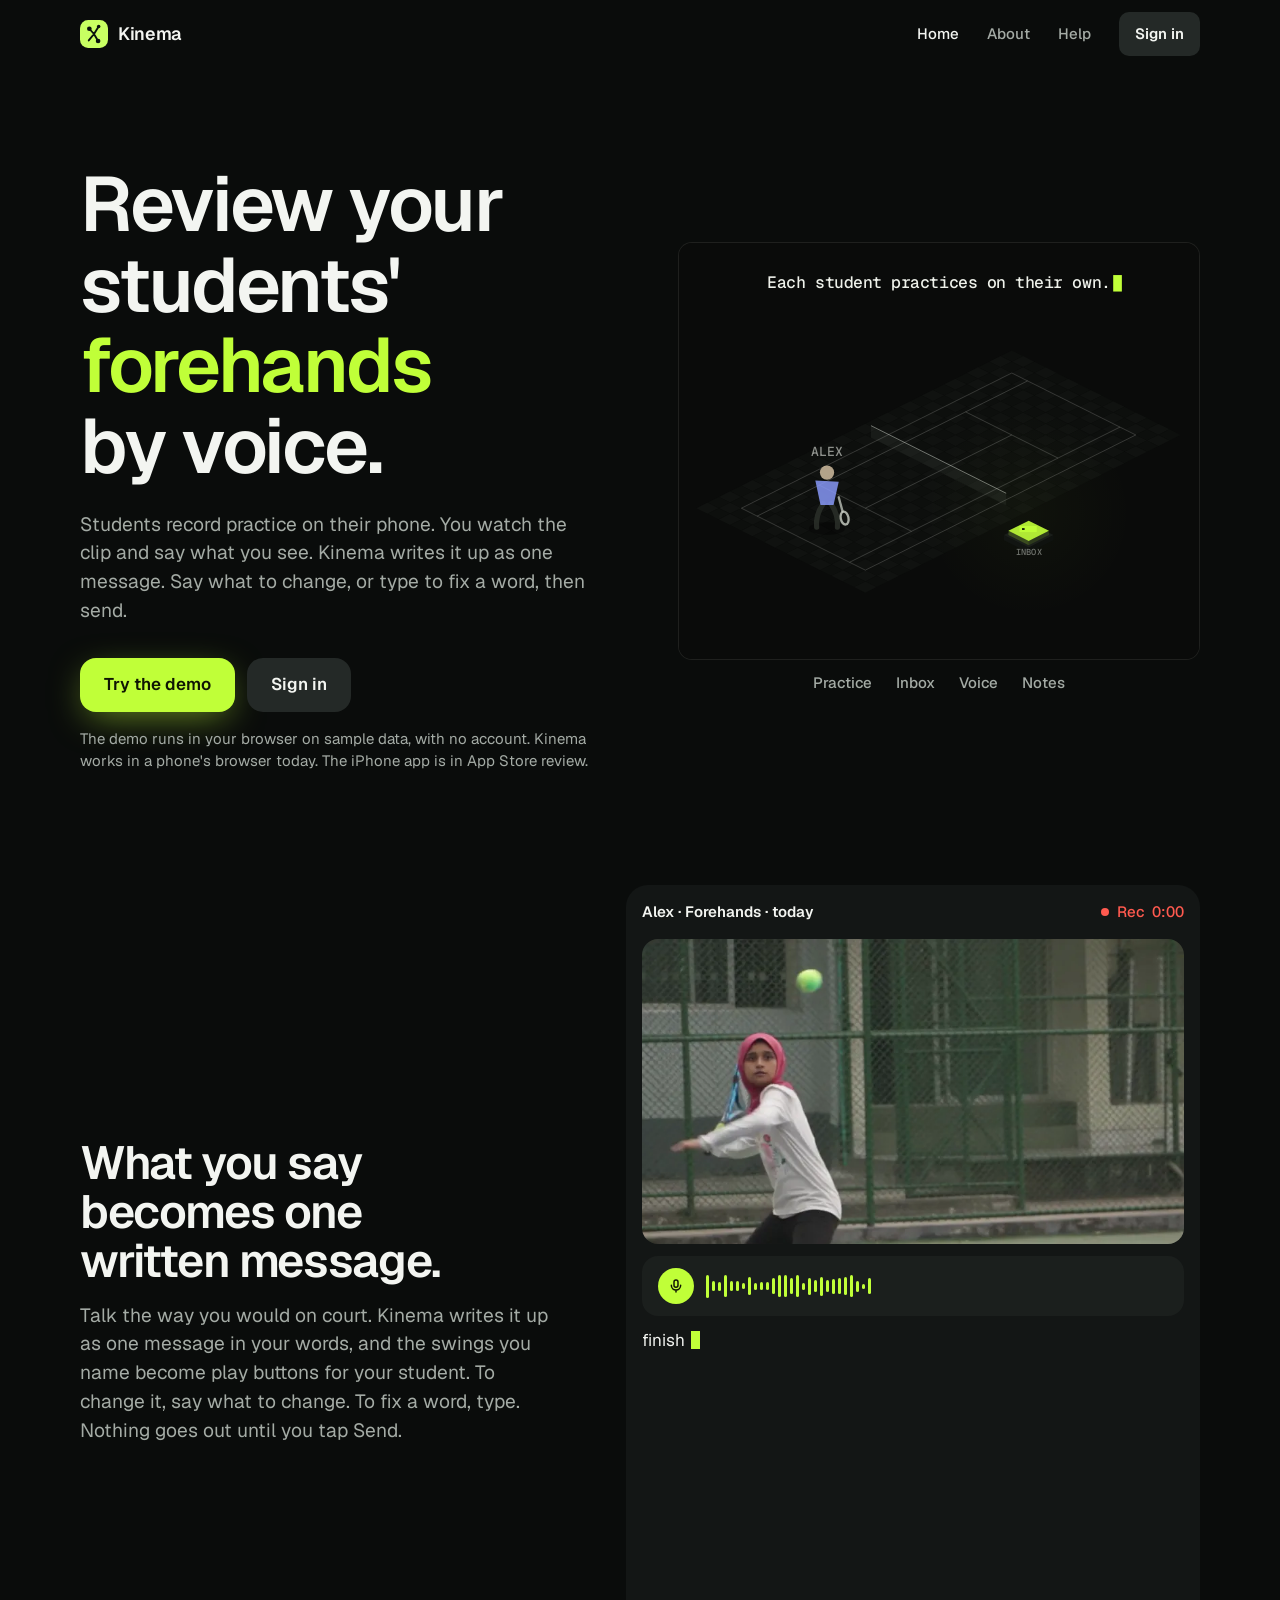
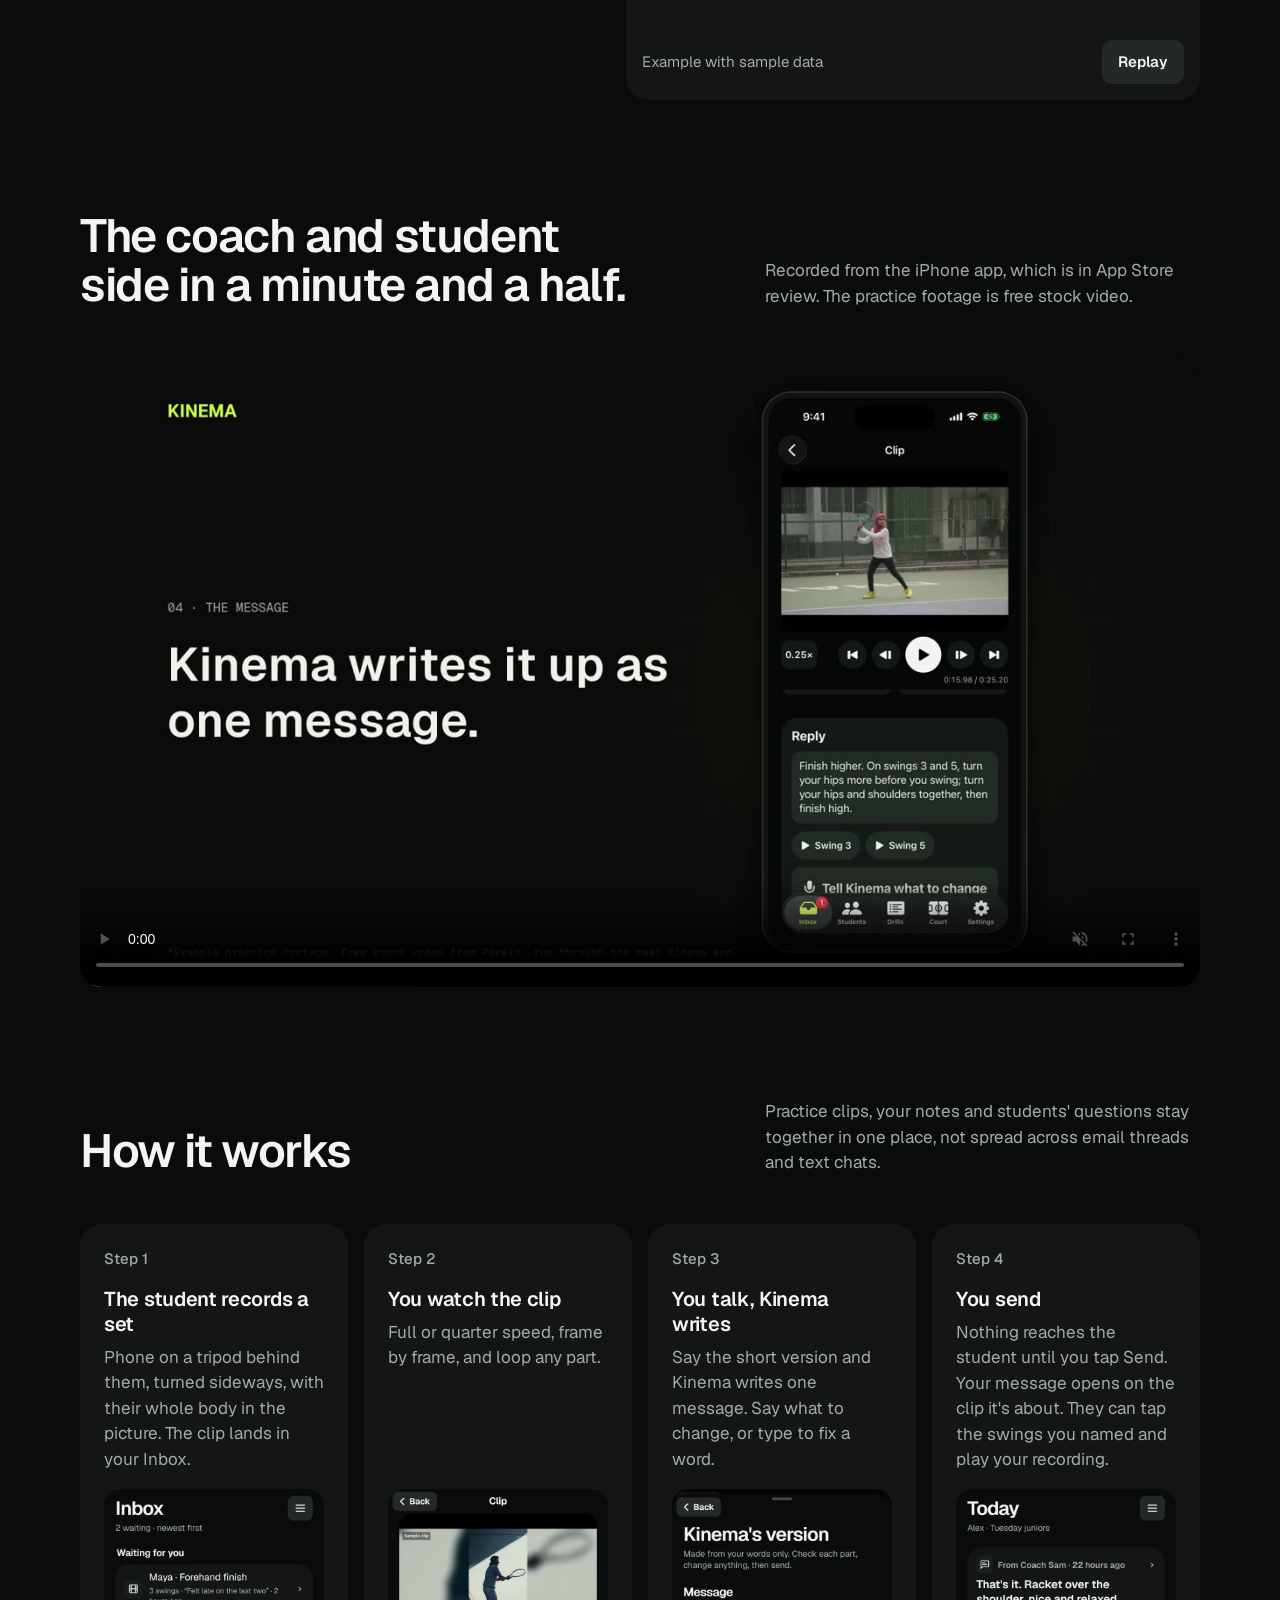
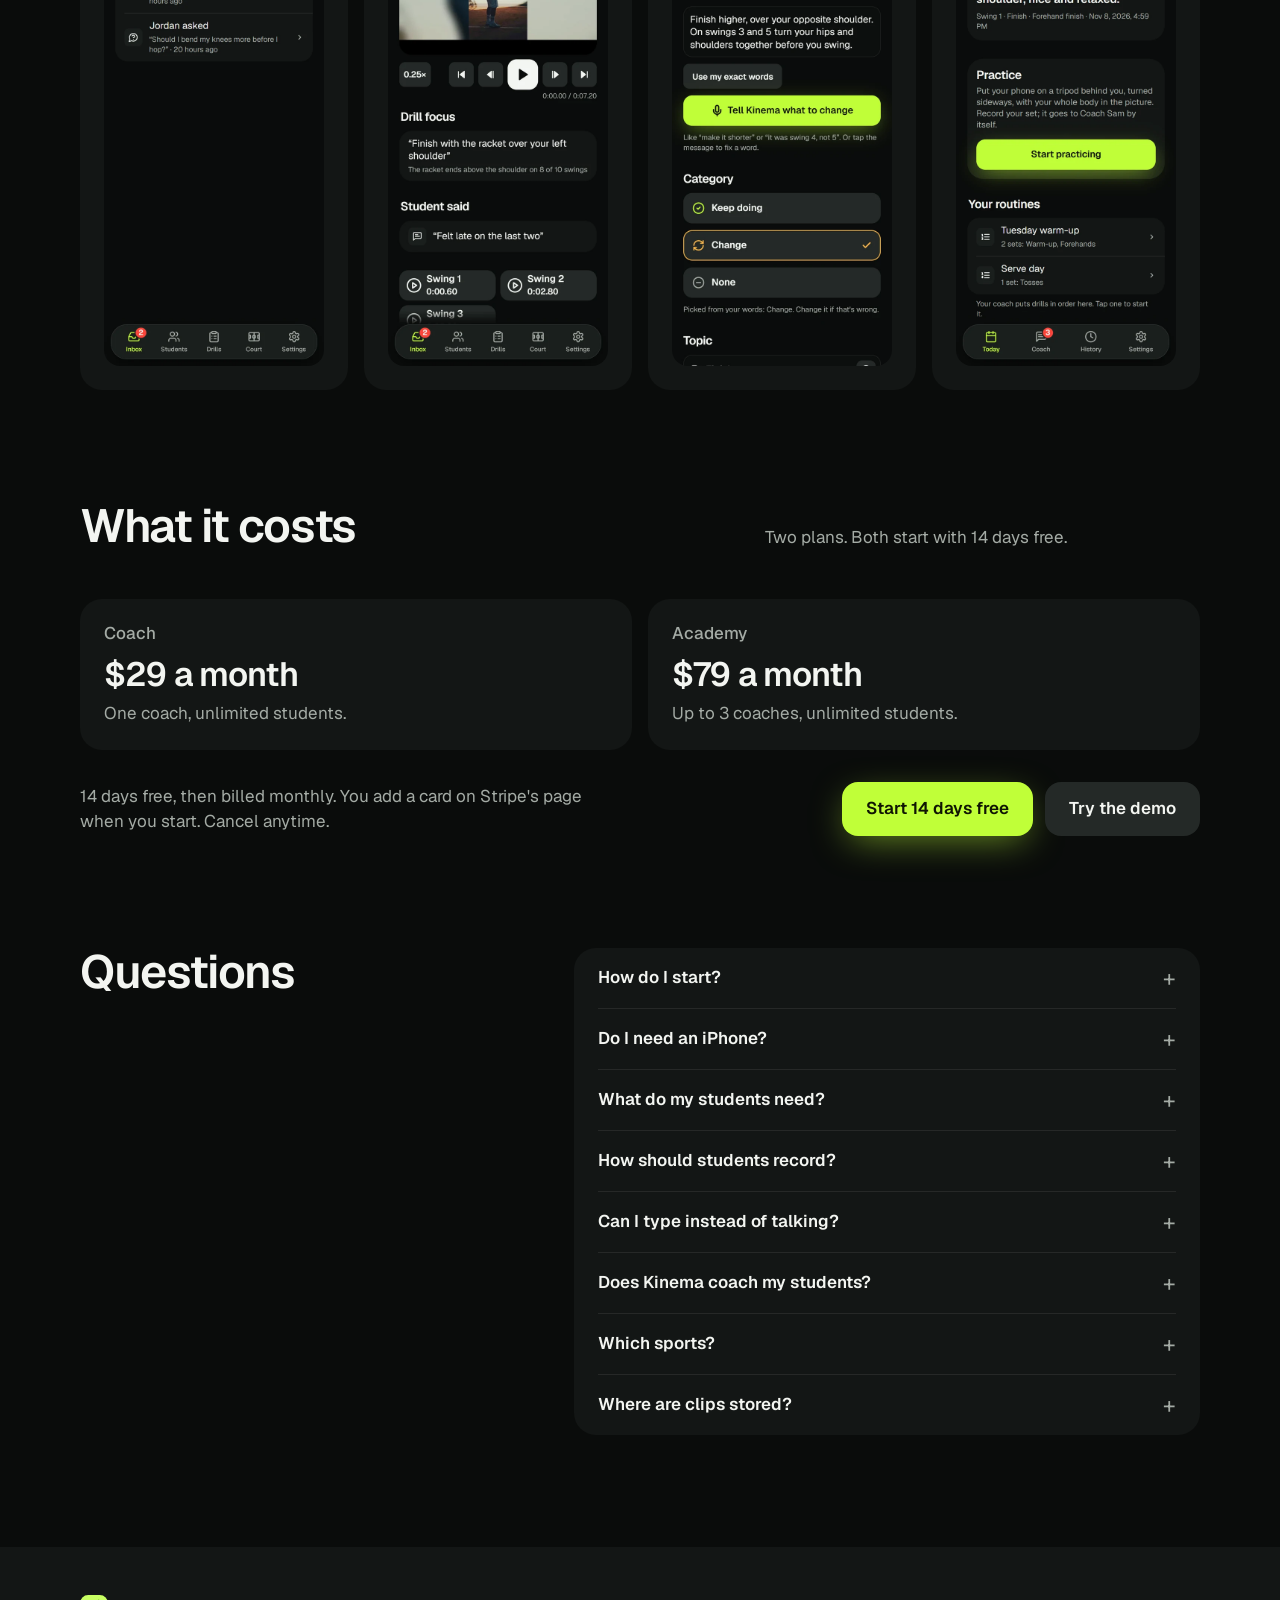
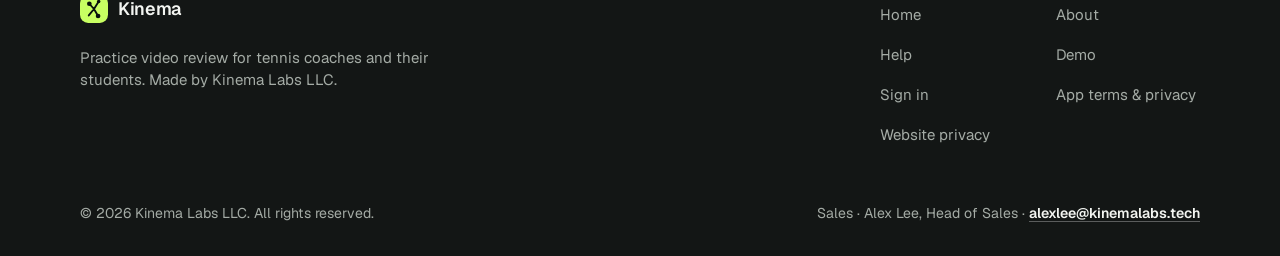
<file: index.html>
<!doctype html>
<html lang="en">
<head>
  <meta charset="utf-8">
  <meta name="viewport" content="width=device-width, initial-scale=1">
  <title>Kinema: practice video review for tennis coaches</title>
  <meta name="description" content="For tennis coaches: students record practice on their phone and you send notes by voice. Works in a phone's browser. $29 a month per coach, 14 days free.">
  <meta name="theme-color" content="#0a0c0b">
  <link rel="canonical" href="https://kinemalabs.tech/">
  <link rel="icon" href="assets/kinema-mark.svg" type="image/svg+xml">
  <link rel="preload" href="assets/fonts/geist.woff2" as="font" type="font/woff2" crossorigin>
  <link rel="stylesheet" href="assets/site.css">
  <script>document.documentElement.classList.add("js")</script>
  <meta property="og:title" content="Kinema: practice video review for tennis coaches">
  <meta property="og:description" content="For tennis coaches: students record practice on their phone and you send notes by voice. Works in a phone's browser. $29 a month per coach, 14 days free.">
  <meta property="og:type" content="website">
  <meta property="og:url" content="https://kinemalabs.tech/">
  <meta property="og:image" content="https://kinemalabs.tech/assets/og.png">
</head>
<body>
  <a class="skip-link" href="#main">Skip to content</a>
  <!-- Links marked data-app go to the app. Its address is set once, at the top of assets/site.js. -->
  <header class="site-header">
    <div class="nav-shell">
      <a class="brand" href="./" aria-label="Kinema home">
        <img src="assets/kinema-mark.svg" alt="" width="32" height="32">
        <span>Kinema</span>
      </a>
      <nav class="site-nav" aria-label="Primary navigation"><a href="./" aria-current="page">Home</a><a href="about.html">About</a><a href="contact.html">Help</a><a class="button button-small" href="https://app.kinemalabs.tech/login" data-app="/login">Sign in</a></nav>
    </div>
  </header>

  <main id="main">

    <section class="hero">
      <div class="shell hero-grid">
        <div>
          <h1>Review your students' <span class="swap" data-swap="forehands|backhands|serves|footwork">forehands</span> by voice.</h1>
          <p class="lede">Students record practice on their phone. You watch the clip and say what you see. Kinema writes it up as one message. Say what to change, or type to fix a word, then send.</p>
          <div class="button-row">
            <a class="button button-primary" href="https://app.kinemalabs.tech/demo/" data-app="/demo/">Try the demo</a>
            <a class="button" href="https://app.kinemalabs.tech/login" data-app="/login">Sign in</a>
          </div>
          <p class="hero-note">The demo runs in your browser on sample data, with no account. Kinema works in a phone's browser today. The iPhone app is in App Store review.</p>
        </div>

        <figure class="court">
          <canvas data-court role="img" aria-label="Illustration: students hit balls on a court, each set flies into the coach's inbox, the coach talks, and written notes fly back to each student."></canvas>
          <figcaption><span>Practice</span><span>Inbox</span><span>Voice</span><span>Notes</span></figcaption>
        </figure>
      </div>
    </section>

    <section class="section">
      <div class="shell live-section">
        <div>
          <h2>What you say becomes one written message.</h2>
          <p class="lede">Talk the way you would on court. Kinema writes it up as one message in your words, and the swings you name become play buttons for your student. To change it, say what to change. To fix a word, type. Nothing goes out until you tap Send.</p>
        </div>
        <div class="live" data-live data-stage="done" aria-label="Example: a coach's spoken comment written up as one message, then shortened by voice">
          <div class="live-bar"><span>Alex &middot; Forehands &middot; today</span><span class="live-rec">Rec <span data-clock>0:04</span></span></div>
          <div class="live-body">
            <img class="live-thumb" src="assets/clip.webp" alt="" width="800" height="450">
            <div class="live-voice">
              <span class="live-mic"><svg viewBox="0 0 24 24" fill="none" stroke="currentColor" stroke-width="2.2" stroke-linecap="round"><rect x="9" y="3" width="6" height="11" rx="3"/><path d="M5 11a7 7 0 0 0 14 0M12 18v3"/></svg></span>
              <div class="live-wave" aria-hidden="true"><i></i><i></i><i></i><i></i><i></i><i></i><i></i><i></i><i></i><i></i><i></i><i></i><i></i><i></i><i></i><i></i><i></i><i></i><i></i><i></i><i></i><i></i><i></i><i></i><i></i><i></i><i></i><i></i></div>
            </div>
            <div class="live-said" data-said data-text="finish higher, and more hip turn on 3 and 5" data-change="make it shorter">make it shorter</div>
            <div class="live-status" data-status>Kinema changed the message</div>
            <div class="note show" data-message data-first="Finish higher, with your hand ending over your opposite shoulder. On swings 3 and 5, turn your hips more before you swing, so your hips and shoulders turn together." data-short="Finish higher, over your opposite shoulder. On swings 3 and 5, turn your hips and shoulders together before you swing.">
              <div class="note-head">Message to Alex <span class="swings">Hip turn</span></div>
              <p data-words>Finish higher, over your opposite shoulder. On swings 3 and 5, turn your hips and shoulders together before you swing.</p>
              <div class="note-swings"><span>&#9654; Swing 3</span><span>&#9654; Swing 5</span></div>
            </div>
            <div class="live-send show sent">Sent to Alex</div>
          </div>
          <div class="live-foot"><span>Example with sample data</span><button class="button button-small" type="button" data-replay>Replay</button></div>
        </div>
      </div>
    </section>

    <section class="section demo" id="demo">
      <div class="shell">
        <div class="section-intro">
          <h2>The coach and student side in a minute and a half.</h2>
          <p>Recorded from the iPhone app, which is in App Store review. The practice footage is free stock video.</p>
        </div>
        <div class="demo-frame">
          <video controls muted playsinline loop preload="metadata" poster="assets/video/kinema-demo.jpg" data-autoplay>
            <source src="assets/video/kinema-demo.mp4" type="video/mp4">
          </video>
        </div>
      </div>
    </section>

    <section class="section" id="how">
      <div class="shell">
        <div class="section-intro">
          <h2>How it works</h2>
          <p>Practice clips, your notes and students' questions stay together in one place, not spread across email threads and text chats.</p>
        </div>
        <ol class="steps">
          <li class="step">
            <span class="step-num">Step 1</span>
            <div><h3>The student records a set</h3><p>Phone on a tripod behind them, turned sideways, with their whole body in the picture. The clip lands in your Inbox.</p></div>
            <figure class="phone"><img src="assets/screens/coach-inbox.webp" alt="The coach's Inbox with a new practice clip" width="590" height="1280" loading="lazy"></figure>
          </li>
          <li class="step">
            <span class="step-num">Step 2</span>
            <div><h3>You watch the clip</h3><p>Full or quarter speed, frame by frame, and loop any part.</p></div>
            <figure class="phone"><img src="assets/screens/coach-swings.webp" alt="A practice clip with playback controls" width="590" height="1280" loading="lazy"></figure>
          </li>
          <li class="step">
            <span class="step-num">Step 3</span>
            <div><h3>You talk, Kinema writes</h3><p>Say the short version and Kinema writes one message. Say what to change, or type to fix a word.</p></div>
            <figure class="phone"><img src="assets/screens/coach-drafts.webp" alt="The message Kinema wrote from what the coach said" width="590" height="1280" loading="lazy"></figure>
          </li>
          <li class="step">
            <span class="step-num">Step 4</span>
            <div><h3>You send</h3><p>Nothing reaches the student until you tap Send. Your message opens on the clip it's about. They can tap the swings you named and play your recording.</p></div>
            <figure class="phone"><img src="assets/screens/student-today.webp" alt="The student's phone showing the coach's newest note" width="590" height="1280" loading="lazy"></figure>
          </li>
        </ol>
      </div>
    </section>

    <section class="section" id="plans">
      <div class="shell">
        <div class="section-intro">
          <h2>What it costs</h2>
          <p>Two plans. Both start with 14 days free.</p>
        </div>
        <div class="plans">
          <article class="plan">
            <h3>Coach</h3>
            <p class="plan-price">$29 a month</p>
            <p>One coach, unlimited students.</p>
          </article>
          <article class="plan">
            <h3>Academy</h3>
            <p class="plan-price">$79 a month</p>
            <p>Up to 3 coaches, unlimited students.</p>
          </article>
        </div>
        <div class="plans-start">
          <p>14 days free, then billed monthly. You add a card on Stripe's page when you start. Cancel anytime.</p>
          <div class="button-row">
            <a class="button button-primary" href="https://app.kinemalabs.tech/login" data-app="/login">Start 14 days free</a>
            <a class="button" href="https://app.kinemalabs.tech/demo/" data-app="/demo/">Try the demo</a>
          </div>
        </div>
      </div>
    </section>

    <section class="section">
      <div class="shell faq">
        <h2>Questions</h2>
        <div class="faq-list">
          <details><summary>How do I start?</summary><p><a href="https://app.kinemalabs.tech/login" data-app="/login">Sign in</a>, open Practice and start a group as coach. Then pick a plan: Coach is $29 a month for one coach, Academy is $79 a month for up to 3 coaches, both with unlimited students. Both start with 14 days free. You add a card when you start and can cancel anytime.</p></details>
          <details><summary>Do I need an iPhone?</summary><p>No. Kinema works in a phone's browser today. The iPhone app was submitted to the App Store on October 14, 2026 and is in review.</p></details>
          <details><summary>What do my students need?</summary><p>A phone with a web browser and an invite code from you. Each code works once and expires in 7 days. They agree to the terms once when they join.</p></details>
          <details><summary>How should students record?</summary><p>Phone on a tripod behind them, turned sideways, with their whole body in the picture.</p></details>
          <details><summary>Can I type instead of talking?</summary><p>Yes. The message is plain text you can type or edit. Talking is faster: say the short version and Kinema writes it up for you to check.</p></details>
          <details><summary>Does Kinema coach my students?</summary><p>No. It writes up what you say and passes students' questions to you. Nothing reaches a student until you tap Send.</p></details>
          <details><summary>Which sports?</summary><p>Tennis.</p></details>
          <details><summary>Where are clips stored?</summary><p>In Kinema's cloud, for your group only. Details are in the <a href="app.html">app terms &amp; privacy</a>.</p></details>
        </div>
      </div>
    </section>

  </main>

  <footer class="site-footer">
    <div class="footer-inner">
      <div class="footer-top">
        <div>
          <a class="brand" href="./"><img src="assets/kinema-mark.svg" alt="" width="32" height="32"><span>Kinema</span></a>
          <p class="footer-tagline">Practice video review for tennis coaches and their students. Made by Kinema Labs LLC.</p>
        </div>
        <nav class="footer-nav" aria-label="Footer navigation">
          <a href="./">Home</a><a href="about.html">About</a><a href="contact.html">Help</a><a href="https://app.kinemalabs.tech/demo/" data-app="/demo/">Demo</a><a href="https://app.kinemalabs.tech/login" data-app="/login">Sign in</a><a href="app.html">App terms &amp; privacy</a><a href="privacy.html">Website privacy</a>
        </nav>
      </div>
      <div class="footer-bottom">
        <span>&copy; 2026 Kinema Labs LLC. All rights reserved.</span>
        <span>Sales &middot; Alex Lee, Head of Sales &middot; <a class="address" href="mailto:alexlee@kinemalabs.tech">alexlee@kinemalabs.tech</a></span>
      </div>
    </div>
  </footer>
  <script src="assets/site.js" defer></script>
  <script src="assets/court.js" defer></script>
</body>
</html>
</file>
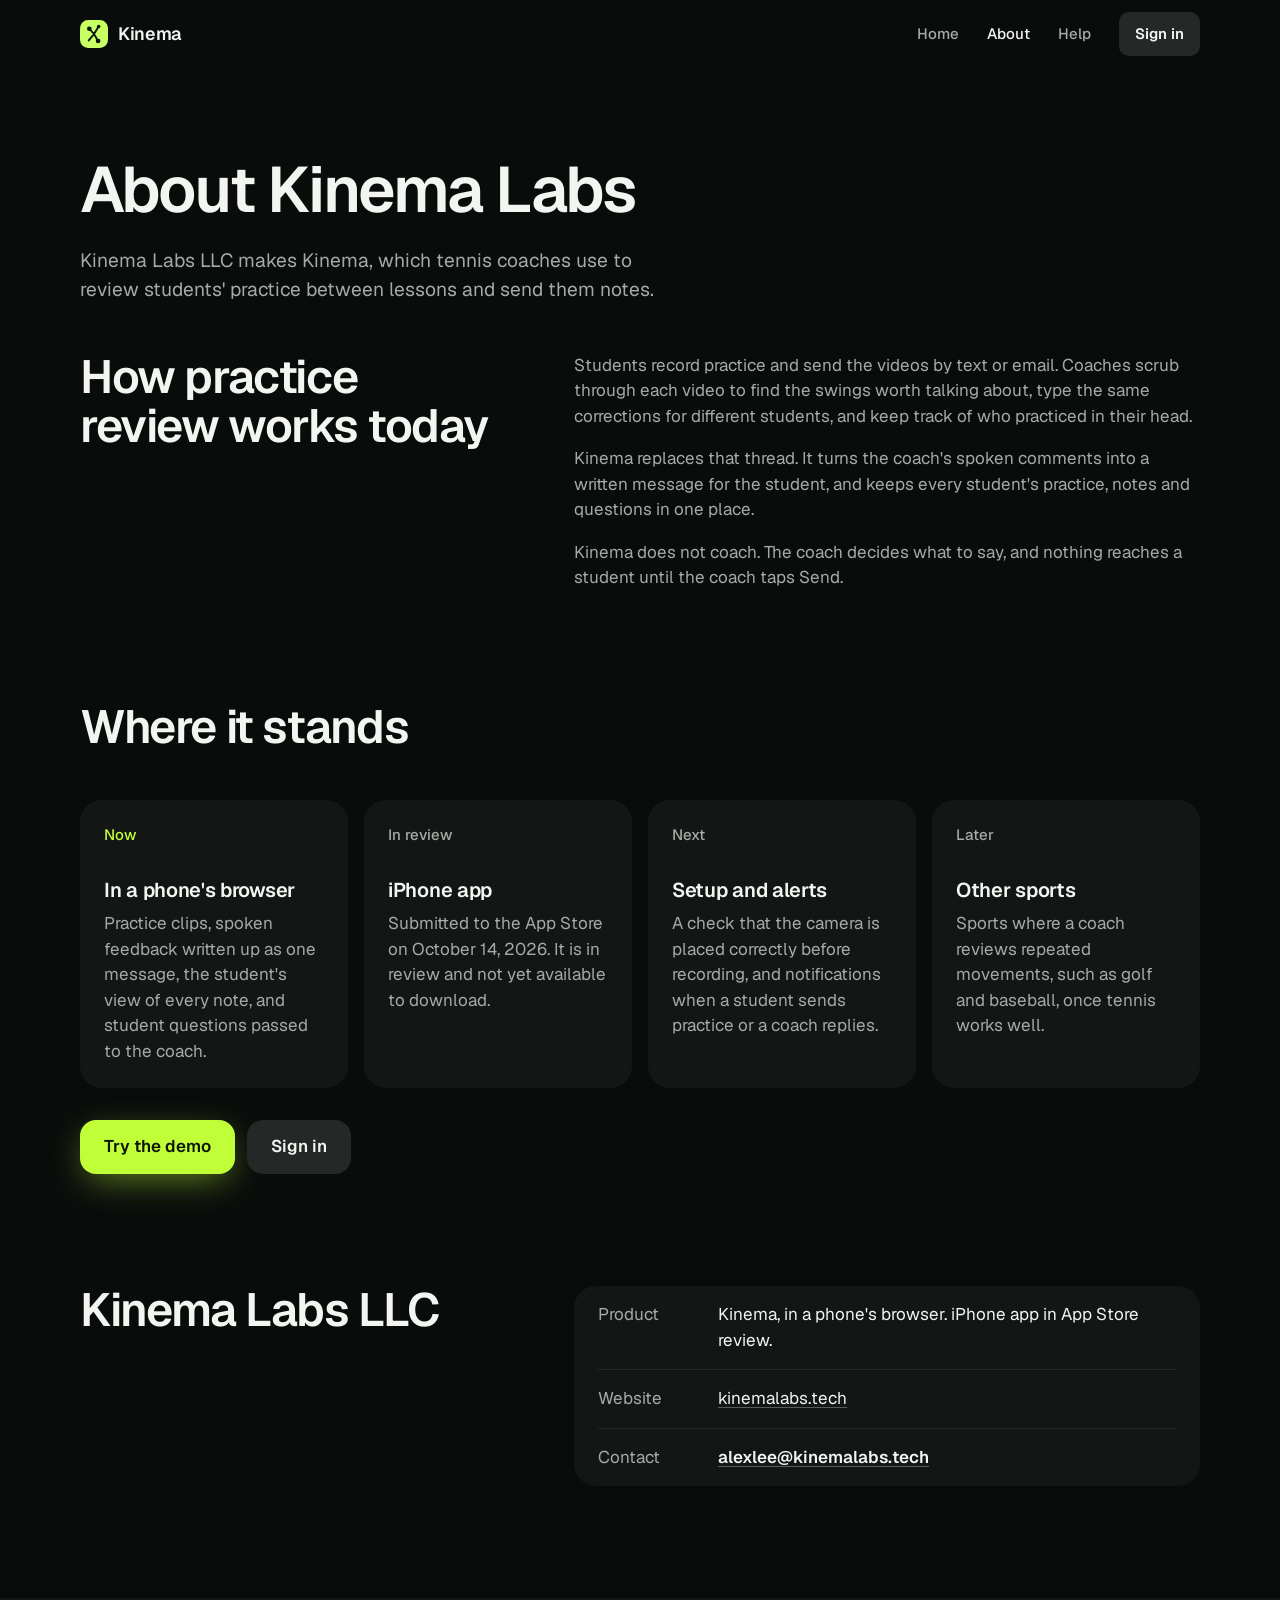
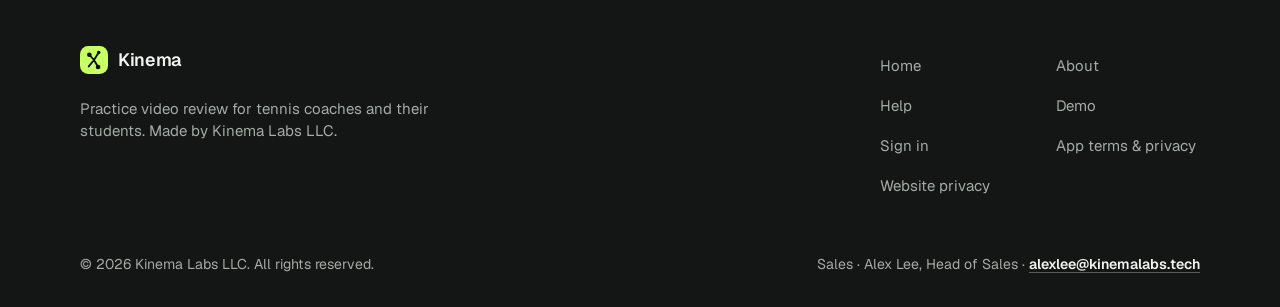
<file: about.html>
<!doctype html>
<html lang="en">
<head>
  <meta charset="utf-8">
  <meta name="viewport" content="width=device-width, initial-scale=1">
  <title>About Kinema</title>
  <meta name="description" content="Kinema Labs LLC makes Kinema, which tennis coaches use to review students' practice between lessons and send them notes.">
  <meta name="theme-color" content="#0a0c0b">
  <link rel="canonical" href="https://kinemalabs.tech/about.html">
  <link rel="icon" href="assets/kinema-mark.svg" type="image/svg+xml">
  <link rel="preload" href="assets/fonts/geist.woff2" as="font" type="font/woff2" crossorigin>
  <link rel="stylesheet" href="assets/site.css">
  <script>document.documentElement.classList.add("js")</script>
  <meta property="og:title" content="About Kinema">
  <meta property="og:description" content="Kinema Labs LLC makes Kinema, which tennis coaches use to review students' practice between lessons and send them notes.">
  <meta property="og:type" content="website">
  <meta property="og:url" content="https://kinemalabs.tech/about.html">
  <meta property="og:image" content="https://kinemalabs.tech/assets/og.png">
</head>
<body>
  <a class="skip-link" href="#main">Skip to content</a>
  <!-- Links marked data-app go to the app. Its address is set once, at the top of assets/site.js. -->
  <header class="site-header">
    <div class="nav-shell">
      <a class="brand" href="./" aria-label="Kinema home">
        <img src="assets/kinema-mark.svg" alt="" width="32" height="32">
        <span>Kinema</span>
      </a>
      <nav class="site-nav" aria-label="Primary navigation"><a href="./">Home</a><a href="about.html" aria-current="page">About</a><a href="contact.html">Help</a><a class="button button-small" href="https://app.kinemalabs.tech/login" data-app="/login">Sign in</a></nav>
    </div>
  </header>

  <main id="main">

    <section class="page-hero">
      <div class="page-hero-inner">
        <h1>About Kinema Labs</h1>
        <p class="lede">Kinema Labs LLC makes Kinema, which tennis coaches use to review students' practice between lessons and send them notes.</p>
      </div>
    </section>

    <section class="section">
      <div class="shell split-section">
        <h2>How practice review works today</h2>
        <div class="prose">
          <p>Students record practice and send the videos by text or email. Coaches scrub through each video to find the swings worth talking about, type the same corrections for different students, and keep track of who practiced in their head.</p>
          <p>Kinema replaces that thread. It turns the coach's spoken comments into a written message for the student, and keeps every student's practice, notes and questions in one place.</p>
          <p>Kinema does not coach. The coach decides what to say, and nothing reaches a student until the coach taps Send.</p>
        </div>
      </div>
    </section>

    <section class="section">
      <div class="shell">
        <div class="section-intro">
          <h2>Where it stands</h2>
        </div>
        <div class="roadmap">
          <article class="roadmap-card current">
            <span class="tag">Now</span>
            <h3>In a phone's browser</h3>
            <p>Practice clips, spoken feedback written up as one message, the student's view of every note, and student questions passed to the coach.</p>
          </article>
          <article class="roadmap-card">
            <span class="tag">In review</span>
            <h3>iPhone app</h3>
            <p>Submitted to the App Store on October 14, 2026. It is in review and not yet available to download.</p>
          </article>
          <article class="roadmap-card">
            <span class="tag">Next</span>
            <h3>Setup and alerts</h3>
            <p>A check that the camera is placed correctly before recording, and notifications when a student sends practice or a coach replies.</p>
          </article>
          <article class="roadmap-card">
            <span class="tag">Later</span>
            <h3>Other sports</h3>
            <p>Sports where a coach reviews repeated movements, such as golf and baseball, once tennis works well.</p>
          </article>
        </div>
        <div class="button-row" style="margin-top: var(--s6)">
          <a class="button button-primary" href="https://app.kinemalabs.tech/demo/" data-app="/demo/">Try the demo</a>
          <a class="button" href="https://app.kinemalabs.tech/login" data-app="/login">Sign in</a>
        </div>
      </div>
    </section>

    <section class="section">
      <div class="shell identity-panel">
        <h2>Kinema Labs LLC</h2>
        <dl class="identity-details">
          <div><dt>Product</dt><dd>Kinema, in a phone's browser. iPhone app in App Store review.</dd></div>
          <div><dt>Website</dt><dd><a href="https://kinemalabs.tech/">kinemalabs.tech</a></dd></div>
          <div><dt>Contact</dt><dd><a class="address" href="mailto:alexlee@kinemalabs.tech">alexlee@kinemalabs.tech</a></dd></div>
        </dl>
      </div>
    </section>

  </main>

  <footer class="site-footer">
    <div class="footer-inner">
      <div class="footer-top">
        <div>
          <a class="brand" href="./"><img src="assets/kinema-mark.svg" alt="" width="32" height="32"><span>Kinema</span></a>
          <p class="footer-tagline">Practice video review for tennis coaches and their students. Made by Kinema Labs LLC.</p>
        </div>
        <nav class="footer-nav" aria-label="Footer navigation">
          <a href="./">Home</a><a href="about.html">About</a><a href="contact.html">Help</a><a href="https://app.kinemalabs.tech/demo/" data-app="/demo/">Demo</a><a href="https://app.kinemalabs.tech/login" data-app="/login">Sign in</a><a href="app.html">App terms &amp; privacy</a><a href="privacy.html">Website privacy</a>
        </nav>
      </div>
      <div class="footer-bottom">
        <span>&copy; 2026 Kinema Labs LLC. All rights reserved.</span>
        <span>Sales &middot; Alex Lee, Head of Sales &middot; <a class="address" href="mailto:alexlee@kinemalabs.tech">alexlee@kinemalabs.tech</a></span>
      </div>
    </div>
  </footer>
  <script src="assets/site.js" defer></script>
</body>
</html>
</file>
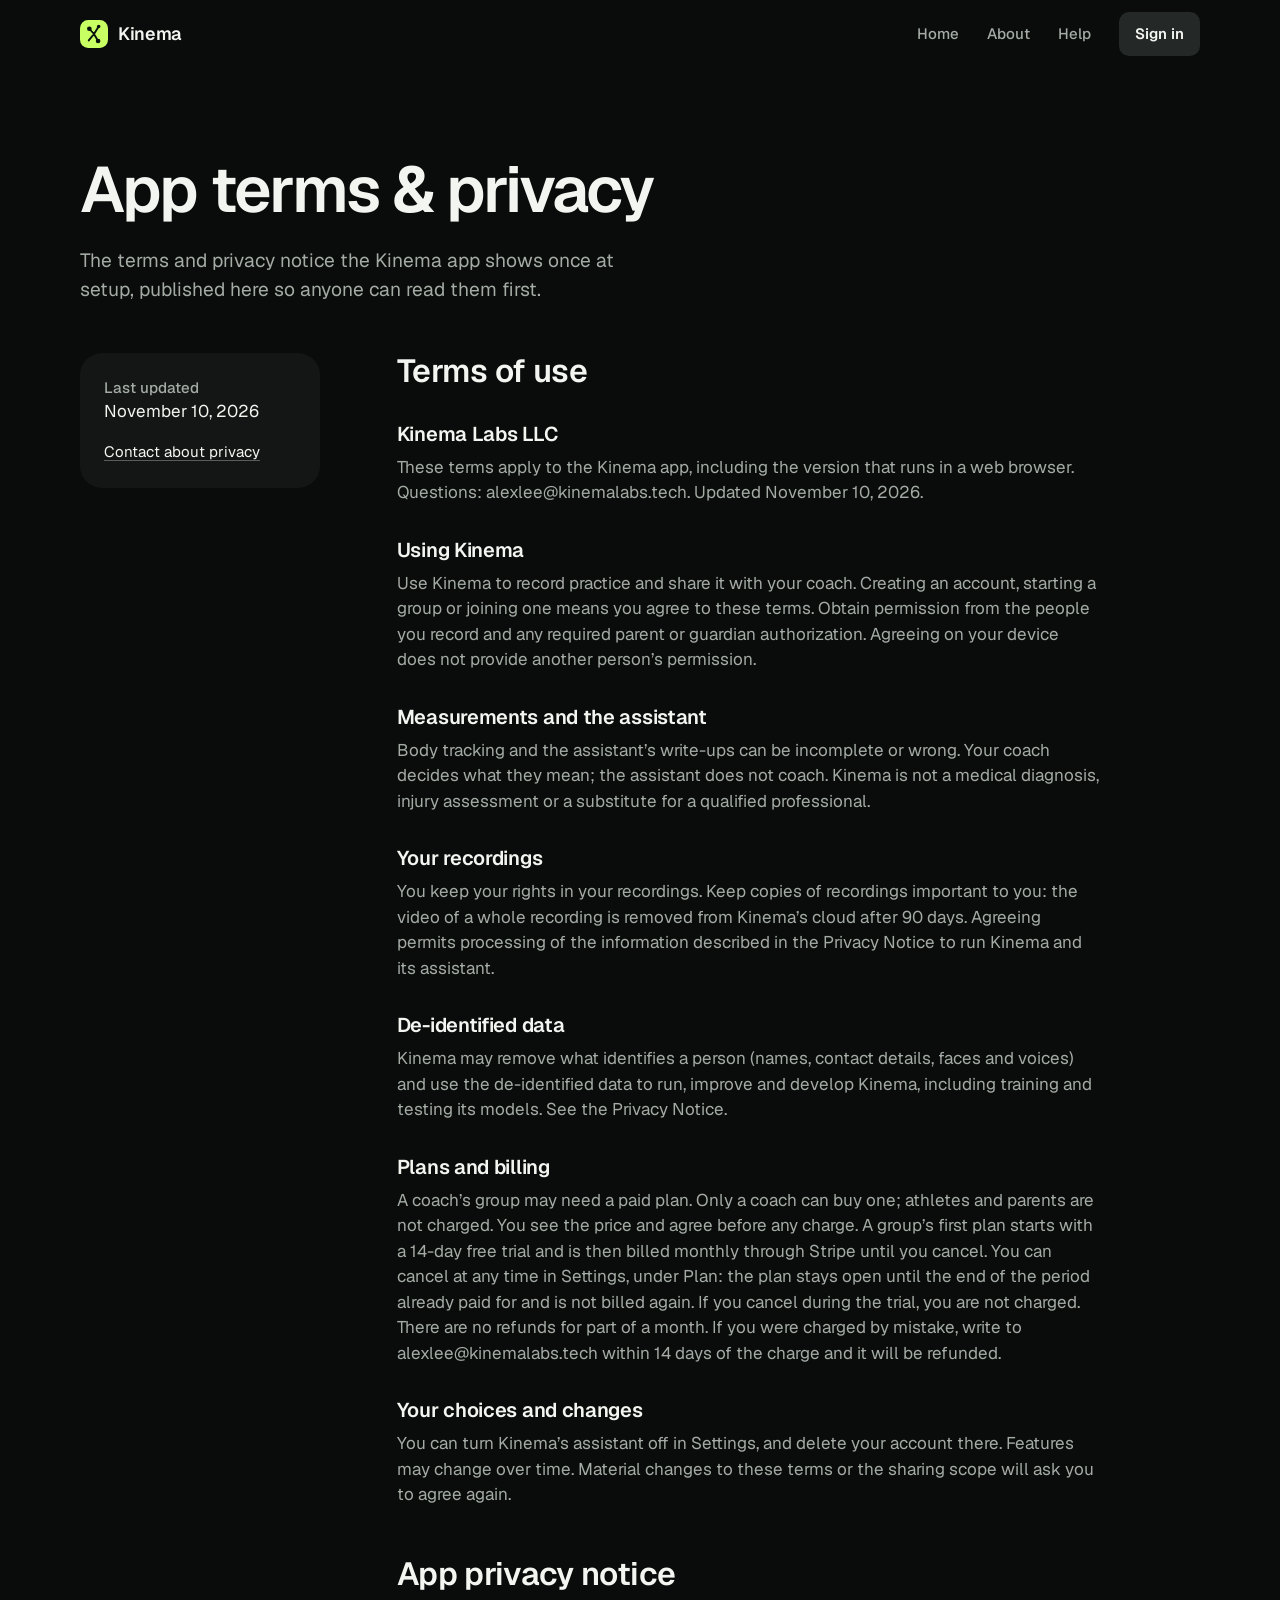
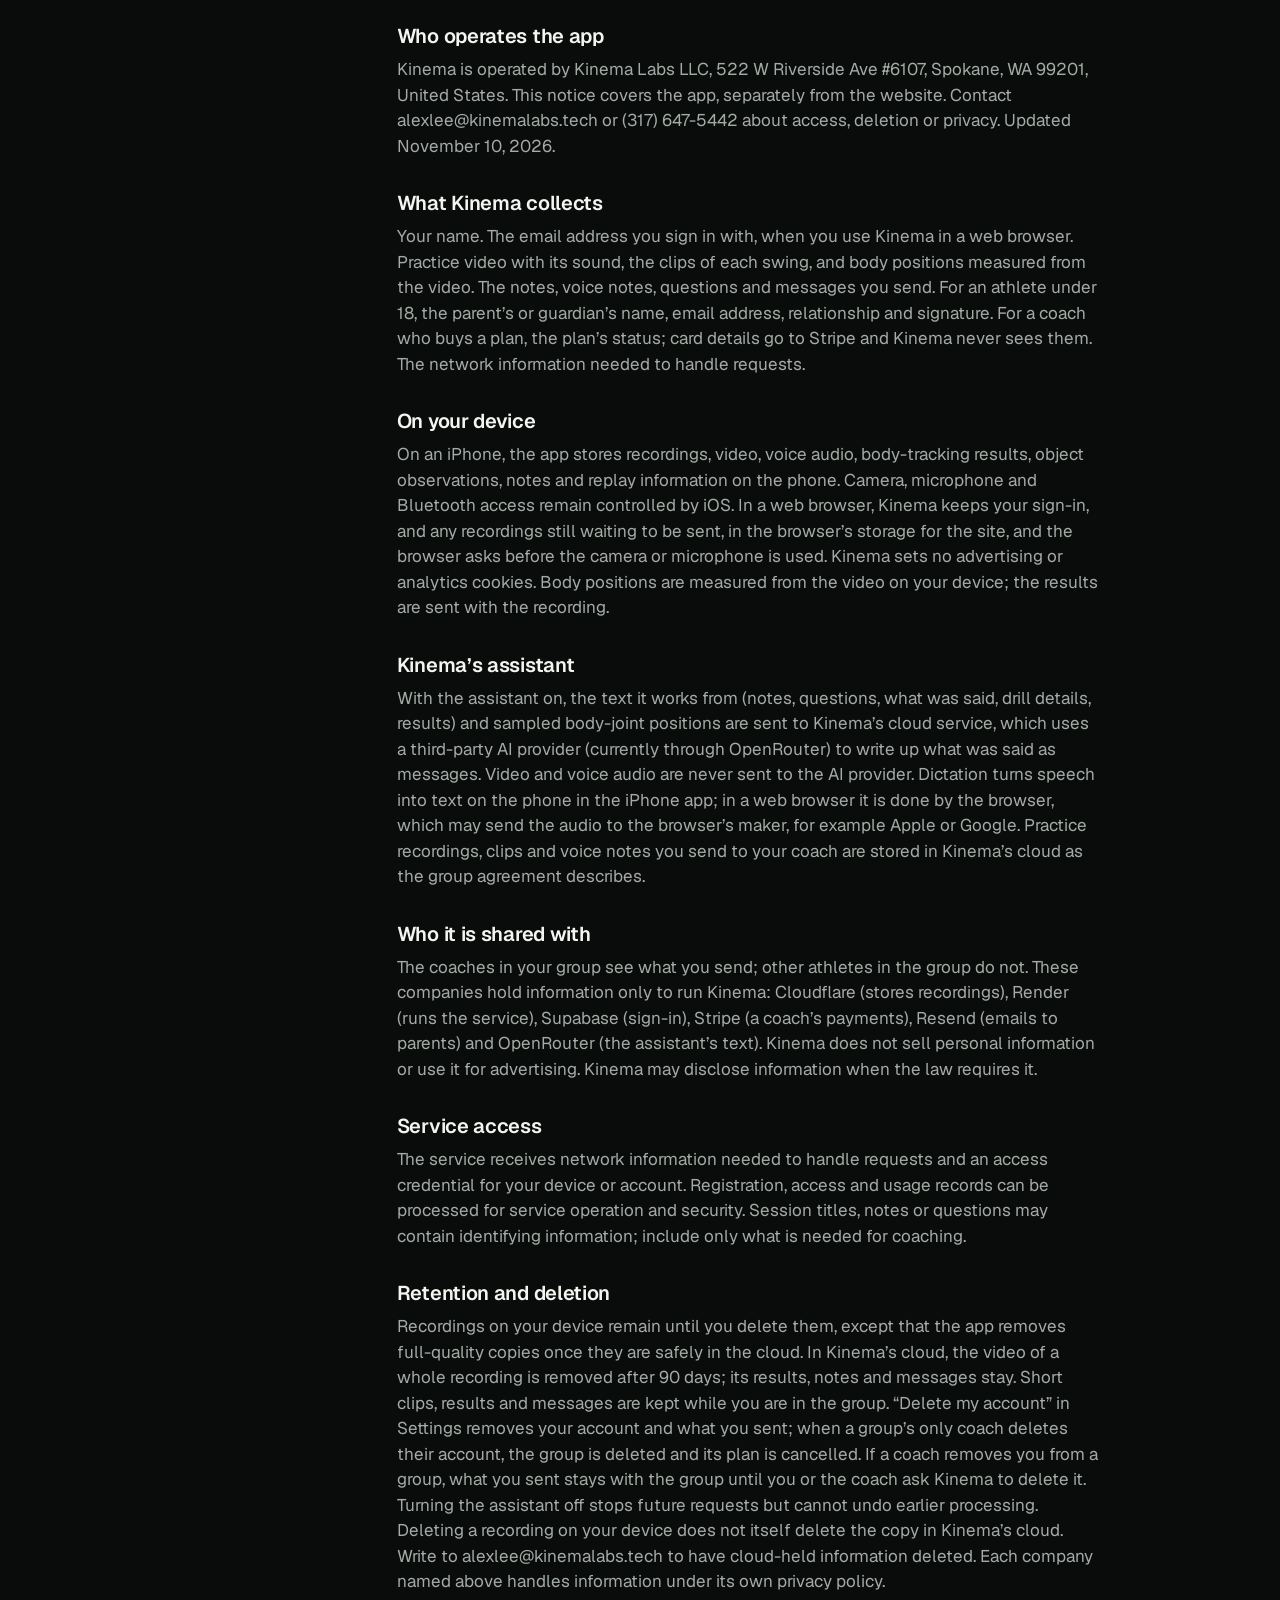
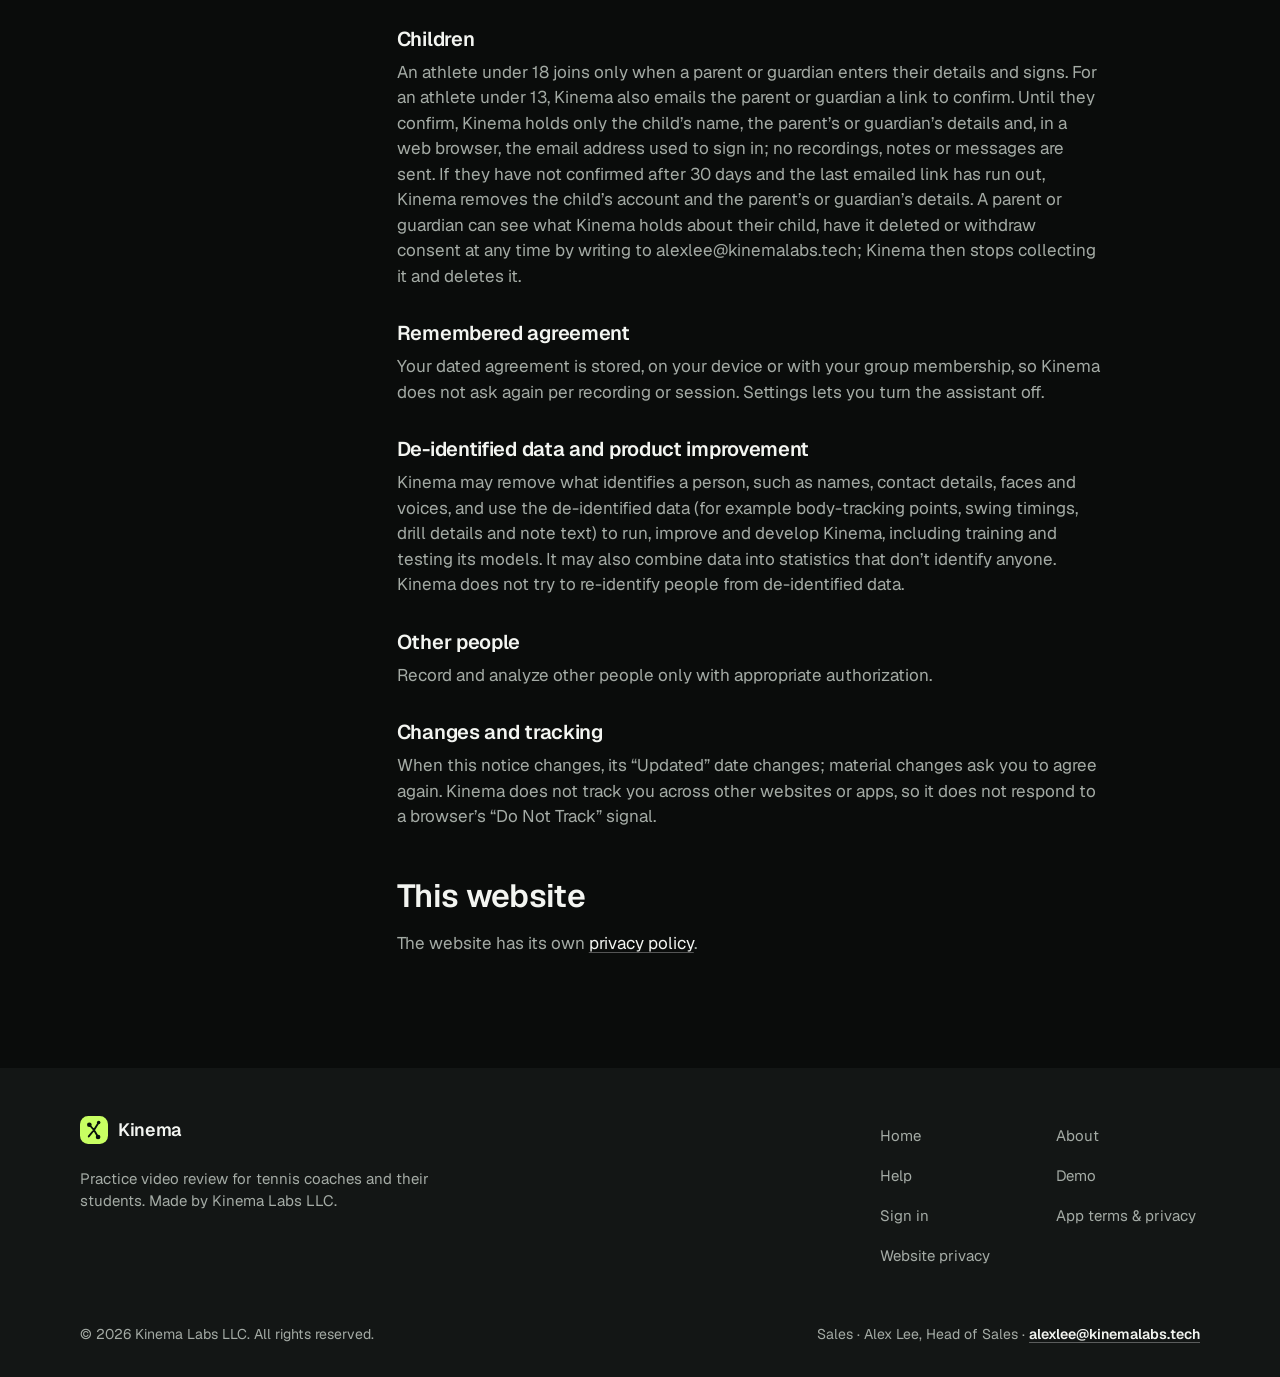
<file: app.html>
<!doctype html>
<html lang="en">
<head>
  <meta charset="utf-8">
  <meta name="viewport" content="width=device-width, initial-scale=1">
  <title>Kinema app terms and privacy</title>
  <meta name="description" content="Terms of use and the privacy notice for the Kinema app.">
  <meta name="theme-color" content="#0a0c0b">
  <link rel="canonical" href="https://kinemalabs.tech/app.html">
  <link rel="icon" href="assets/kinema-mark.svg" type="image/svg+xml">
  <link rel="preload" href="assets/fonts/geist.woff2" as="font" type="font/woff2" crossorigin>
  <link rel="stylesheet" href="assets/site.css">
  <script>document.documentElement.classList.add("js")</script>
  <meta property="og:title" content="Kinema app terms and privacy">
  <meta property="og:description" content="Terms of use and the privacy notice for the Kinema app.">
  <meta property="og:type" content="website">
  <meta property="og:url" content="https://kinemalabs.tech/app.html">
  <meta property="og:image" content="https://kinemalabs.tech/assets/og.png">
</head>
<body>
  <a class="skip-link" href="#main">Skip to content</a>
  <!-- Links marked data-app go to the app. Its address is set once, at the top of assets/site.js. -->
  <header class="site-header">
    <div class="nav-shell">
      <a class="brand" href="./" aria-label="Kinema home">
        <img src="assets/kinema-mark.svg" alt="" width="32" height="32">
        <span>Kinema</span>
      </a>
      <nav class="site-nav" aria-label="Primary navigation"><a href="./">Home</a><a href="about.html">About</a><a href="contact.html">Help</a><a class="button button-small" href="https://app.kinemalabs.tech/login" data-app="/login">Sign in</a></nav>
    </div>
  </header>

  <main id="main">

    <section class="page-hero">
      <div class="page-hero-inner">
        <h1>App terms &amp; privacy</h1>
        <p class="lede">The terms and privacy notice the Kinema app shows once at setup, published here so anyone can read them first.</p>
      </div>
    </section>

    <section class="section">
      <div class="shell policy-layout">
        <aside class="policy-meta" aria-label="Notice details">
          <strong>Last updated</strong>
          <span>November 10, 2026</span>
          <a href="mailto:alexlee@kinemalabs.tech?subject=Privacy%20request">Contact about privacy</a>
        </aside>
        <article class="prose">
          <h2 id="terms">Terms of use</h2>
          <h3>Kinema Labs LLC</h3>
          <p>These terms apply to the Kinema app, including the version that runs in a web browser. Questions: alexlee@kinemalabs.tech. Updated November 10, 2026.</p>
          <h3>Using Kinema</h3>
          <p>Use Kinema to record practice and share it with your coach. Creating an account, starting a group or joining one means you agree to these terms. Obtain permission from the people you record and any required parent or guardian authorization. Agreeing on your device does not provide another person’s permission.</p>
          <h3>Measurements and the assistant</h3>
          <p>Body tracking and the assistant’s write-ups can be incomplete or wrong. Your coach decides what they mean; the assistant does not coach. Kinema is not a medical diagnosis, injury assessment or a substitute for a qualified professional.</p>
          <h3>Your recordings</h3>
          <p>You keep your rights in your recordings. Keep copies of recordings important to you: the video of a whole recording is removed from Kinema’s cloud after 90 days. Agreeing permits processing of the information described in the Privacy Notice to run Kinema and its assistant.</p>
          <h3>De-identified data</h3>
          <p>Kinema may remove what identifies a person (names, contact details, faces and voices) and use the de-identified data to run, improve and develop Kinema, including training and testing its models. See the Privacy Notice.</p>
          <h3>Plans and billing</h3>
          <p>A coach’s group may need a paid plan. Only a coach can buy one; athletes and parents are not charged. You see the price and agree before any charge. A group’s first plan starts with a 14-day free trial and is then billed monthly through Stripe until you cancel. You can cancel at any time in Settings, under Plan: the plan stays open until the end of the period already paid for and is not billed again. If you cancel during the trial, you are not charged. There are no refunds for part of a month. If you were charged by mistake, write to alexlee@kinemalabs.tech within 14 days of the charge and it will be refunded.</p>
          <h3>Your choices and changes</h3>
          <p>You can turn Kinema’s assistant off in Settings, and delete your account there. Features may change over time. Material changes to these terms or the sharing scope will ask you to agree again.</p>
          <h2 id="privacy">App privacy notice</h2>
          <h3>Who operates the app</h3>
          <p>Kinema is operated by Kinema Labs LLC, 522 W Riverside Ave #6107, Spokane, WA 99201, United States. This notice covers the app, separately from the website. Contact alexlee@kinemalabs.tech or (317) 647-5442 about access, deletion or privacy. Updated November 10, 2026.</p>
          <h3>What Kinema collects</h3>
          <p>Your name. The email address you sign in with, when you use Kinema in a web browser. Practice video with its sound, the clips of each swing, and body positions measured from the video. The notes, voice notes, questions and messages you send. For an athlete under 18, the parent’s or guardian’s name, email address, relationship and signature. For a coach who buys a plan, the plan’s status; card details go to Stripe and Kinema never sees them. The network information needed to handle requests.</p>
          <h3>On your device</h3>
          <p>On an iPhone, the app stores recordings, video, voice audio, body-tracking results, object observations, notes and replay information on the phone. Camera, microphone and Bluetooth access remain controlled by iOS. In a web browser, Kinema keeps your sign-in, and any recordings still waiting to be sent, in the browser’s storage for the site, and the browser asks before the camera or microphone is used. Kinema sets no advertising or analytics cookies. Body positions are measured from the video on your device; the results are sent with the recording.</p>
          <h3>Kinema’s assistant</h3>
          <p>With the assistant on, the text it works from (notes, questions, what was said, drill details, results) and sampled body-joint positions are sent to Kinema’s cloud service, which uses a third-party AI provider (currently through OpenRouter) to write up what was said as messages. Video and voice audio are never sent to the AI provider. Dictation turns speech into text on the phone in the iPhone app; in a web browser it is done by the browser, which may send the audio to the browser’s maker, for example Apple or Google. Practice recordings, clips and voice notes you send to your coach are stored in Kinema’s cloud as the group agreement describes.</p>
          <h3>Who it is shared with</h3>
          <p>The coaches in your group see what you send; other athletes in the group do not. These companies hold information only to run Kinema: Cloudflare (stores recordings), Render (runs the service), Supabase (sign-in), Stripe (a coach’s payments), Resend (emails to parents) and OpenRouter (the assistant’s text). Kinema does not sell personal information or use it for advertising. Kinema may disclose information when the law requires it.</p>
          <h3>Service access</h3>
          <p>The service receives network information needed to handle requests and an access credential for your device or account. Registration, access and usage records can be processed for service operation and security. Session titles, notes or questions may contain identifying information; include only what is needed for coaching.</p>
          <h3>Retention and deletion</h3>
          <p>Recordings on your device remain until you delete them, except that the app removes full-quality copies once they are safely in the cloud. In Kinema’s cloud, the video of a whole recording is removed after 90 days; its results, notes and messages stay. Short clips, results and messages are kept while you are in the group. “Delete my account” in Settings removes your account and what you sent; when a group’s only coach deletes their account, the group is deleted and its plan is cancelled. If a coach removes you from a group, what you sent stays with the group until you or the coach ask Kinema to delete it. Turning the assistant off stops future requests but cannot undo earlier processing. Deleting a recording on your device does not itself delete the copy in Kinema’s cloud. Write to alexlee@kinemalabs.tech to have cloud-held information deleted. Each company named above handles information under its own privacy policy.</p>
          <h3>Children</h3>
          <p>An athlete under 18 joins only when a parent or guardian enters their details and signs. For an athlete under 13, Kinema also emails the parent or guardian a link to confirm. Until they confirm, Kinema holds only the child’s name, the parent’s or guardian’s details and, in a web browser, the email address used to sign in; no recordings, notes or messages are sent. If they have not confirmed after 30 days and the last emailed link has run out, Kinema removes the child’s account and the parent’s or guardian’s details. A parent or guardian can see what Kinema holds about their child, have it deleted or withdraw consent at any time by writing to alexlee@kinemalabs.tech; Kinema then stops collecting it and deletes it.</p>
          <h3>Remembered agreement</h3>
          <p>Your dated agreement is stored, on your device or with your group membership, so Kinema does not ask again per recording or session. Settings lets you turn the assistant off.</p>
          <h3>De-identified data and product improvement</h3>
          <p>Kinema may remove what identifies a person, such as names, contact details, faces and voices, and use the de-identified data (for example body-tracking points, swing timings, drill details and note text) to run, improve and develop Kinema, including training and testing its models. It may also combine data into statistics that don’t identify anyone. Kinema does not try to re-identify people from de-identified data.</p>
          <h3>Other people</h3>
          <p>Record and analyze other people only with appropriate authorization.</p>
          <h3>Changes and tracking</h3>
          <p>When this notice changes, its “Updated” date changes; material changes ask you to agree again. Kinema does not track you across other websites or apps, so it does not respond to a browser’s “Do Not Track” signal.</p>
          <h2>This website</h2>
          <p>The website has its own <a href="privacy.html">privacy policy</a>.</p>
        </article>
      </div>
    </section>

  </main>

  <footer class="site-footer">
    <div class="footer-inner">
      <div class="footer-top">
        <div>
          <a class="brand" href="./"><img src="assets/kinema-mark.svg" alt="" width="32" height="32"><span>Kinema</span></a>
          <p class="footer-tagline">Practice video review for tennis coaches and their students. Made by Kinema Labs LLC.</p>
        </div>
        <nav class="footer-nav" aria-label="Footer navigation">
          <a href="./">Home</a><a href="about.html">About</a><a href="contact.html">Help</a><a href="https://app.kinemalabs.tech/demo/" data-app="/demo/">Demo</a><a href="https://app.kinemalabs.tech/login" data-app="/login">Sign in</a><a href="app.html">App terms &amp; privacy</a><a href="privacy.html">Website privacy</a>
        </nav>
      </div>
      <div class="footer-bottom">
        <span>&copy; 2026 Kinema Labs LLC. All rights reserved.</span>
        <span>Sales &middot; Alex Lee, Head of Sales &middot; <a class="address" href="mailto:alexlee@kinemalabs.tech">alexlee@kinemalabs.tech</a></span>
      </div>
    </div>
  </footer>
  <script src="assets/site.js" defer></script>
</body>
</html>
</file>
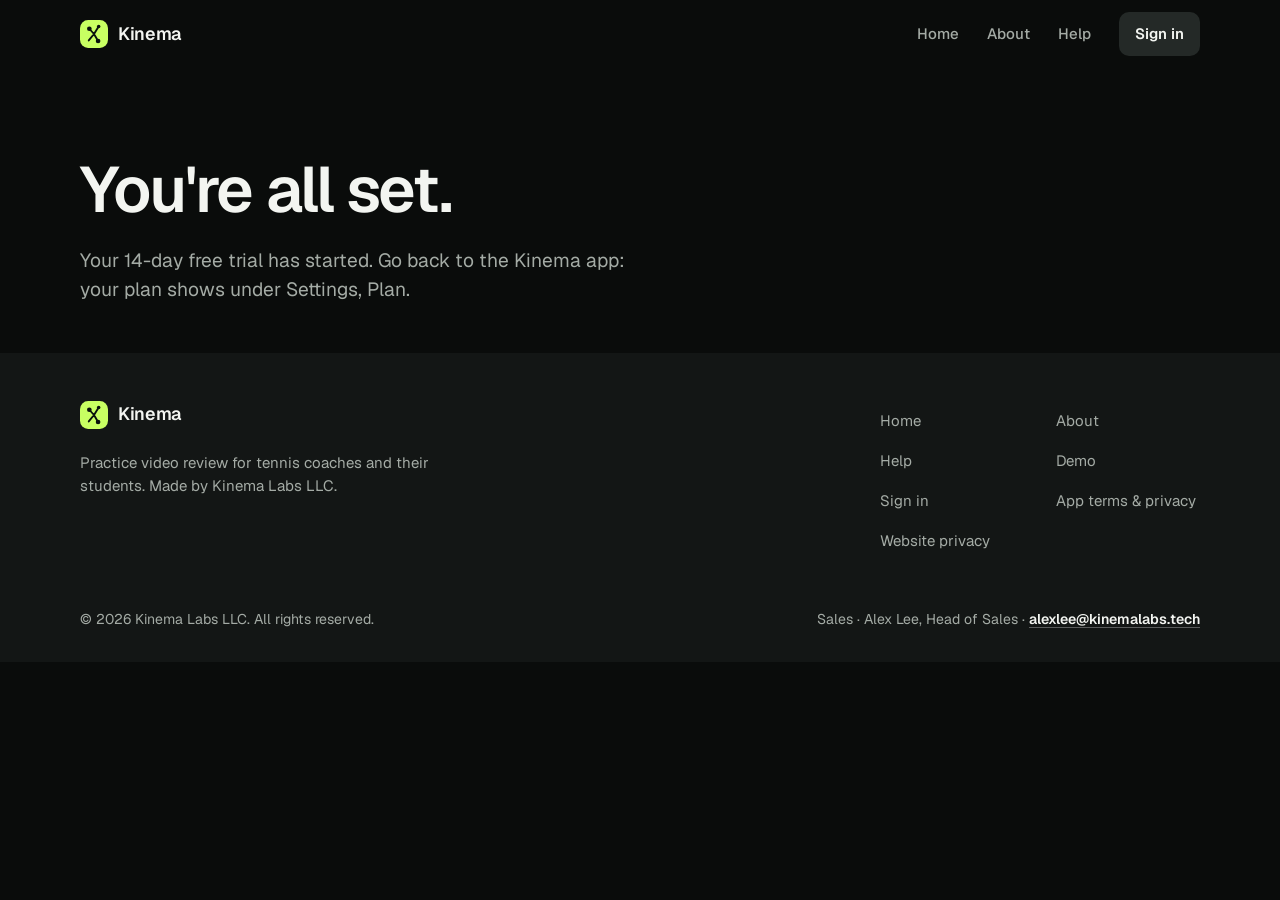
<file: billing.html>
<!doctype html>
<html lang="en">
<head>
  <meta charset="utf-8">
  <meta name="viewport" content="width=device-width, initial-scale=1">
  <title>Kinema billing</title>
  <meta name="description" content="Return page after starting or managing a Kinema plan.">
  <meta name="theme-color" content="#0a0c0b">
  <link rel="canonical" href="https://kinemalabs.tech/billing.html">
  <link rel="icon" href="assets/kinema-mark.svg" type="image/svg+xml">
  <link rel="preload" href="assets/fonts/geist.woff2" as="font" type="font/woff2" crossorigin>
  <link rel="stylesheet" href="assets/site.css">
  <script>document.documentElement.classList.add("js")</script>
  <meta property="og:title" content="Kinema billing">
  <meta property="og:description" content="Return page after starting or managing a Kinema plan.">
  <meta property="og:type" content="website">
  <meta property="og:url" content="https://kinemalabs.tech/billing.html">
  <meta property="og:image" content="https://kinemalabs.tech/assets/og.png">
</head>
<body>
  <a class="skip-link" href="#main">Skip to content</a>
  <!-- Links marked data-app go to the app. Its address is set once, at the top of assets/site.js. -->
  <header class="site-header">
    <div class="nav-shell">
      <a class="brand" href="./" aria-label="Kinema home">
        <img src="assets/kinema-mark.svg" alt="" width="32" height="32">
        <span>Kinema</span>
      </a>
      <nav class="site-nav" aria-label="Primary navigation"><a href="./">Home</a><a href="about.html">About</a><a href="contact.html">Help</a><a class="button button-small" href="https://app.kinemalabs.tech/login" data-app="/login">Sign in</a></nav>
    </div>
  </header>

  <main id="main">

    <section class="page-hero">
      <div class="page-hero-inner" data-billing>
        <h1 data-title>You're all set.</h1>
        <p class="lede" data-text>Your 14-day free trial has started. Go back to the Kinema app: your plan shows under Settings, Plan.</p>
      </div>
    </section>
    <script>
      (() => {
        const status = new URLSearchParams(location.search).get("status");
        const copy = {
          cancelled: ["No charge was made.", "You can start your free trial any time from Settings, Plan in the Kinema app."],
          managed: ["Billing updated.", "Go back to the Kinema app. Changes to your plan show under Settings, Plan."],
        }[status];
        if (copy) { document.querySelector("[data-title]").textContent = copy[0]; document.querySelector("[data-text]").textContent = copy[1]; }
      })();
    </script>

  </main>

  <footer class="site-footer">
    <div class="footer-inner">
      <div class="footer-top">
        <div>
          <a class="brand" href="./"><img src="assets/kinema-mark.svg" alt="" width="32" height="32"><span>Kinema</span></a>
          <p class="footer-tagline">Practice video review for tennis coaches and their students. Made by Kinema Labs LLC.</p>
        </div>
        <nav class="footer-nav" aria-label="Footer navigation">
          <a href="./">Home</a><a href="about.html">About</a><a href="contact.html">Help</a><a href="https://app.kinemalabs.tech/demo/" data-app="/demo/">Demo</a><a href="https://app.kinemalabs.tech/login" data-app="/login">Sign in</a><a href="app.html">App terms &amp; privacy</a><a href="privacy.html">Website privacy</a>
        </nav>
      </div>
      <div class="footer-bottom">
        <span>&copy; 2026 Kinema Labs LLC. All rights reserved.</span>
        <span>Sales &middot; Alex Lee, Head of Sales &middot; <a class="address" href="mailto:alexlee@kinemalabs.tech">alexlee@kinemalabs.tech</a></span>
      </div>
    </div>
  </footer>
  <script src="assets/site.js" defer></script>
</body>
</html>
</file>
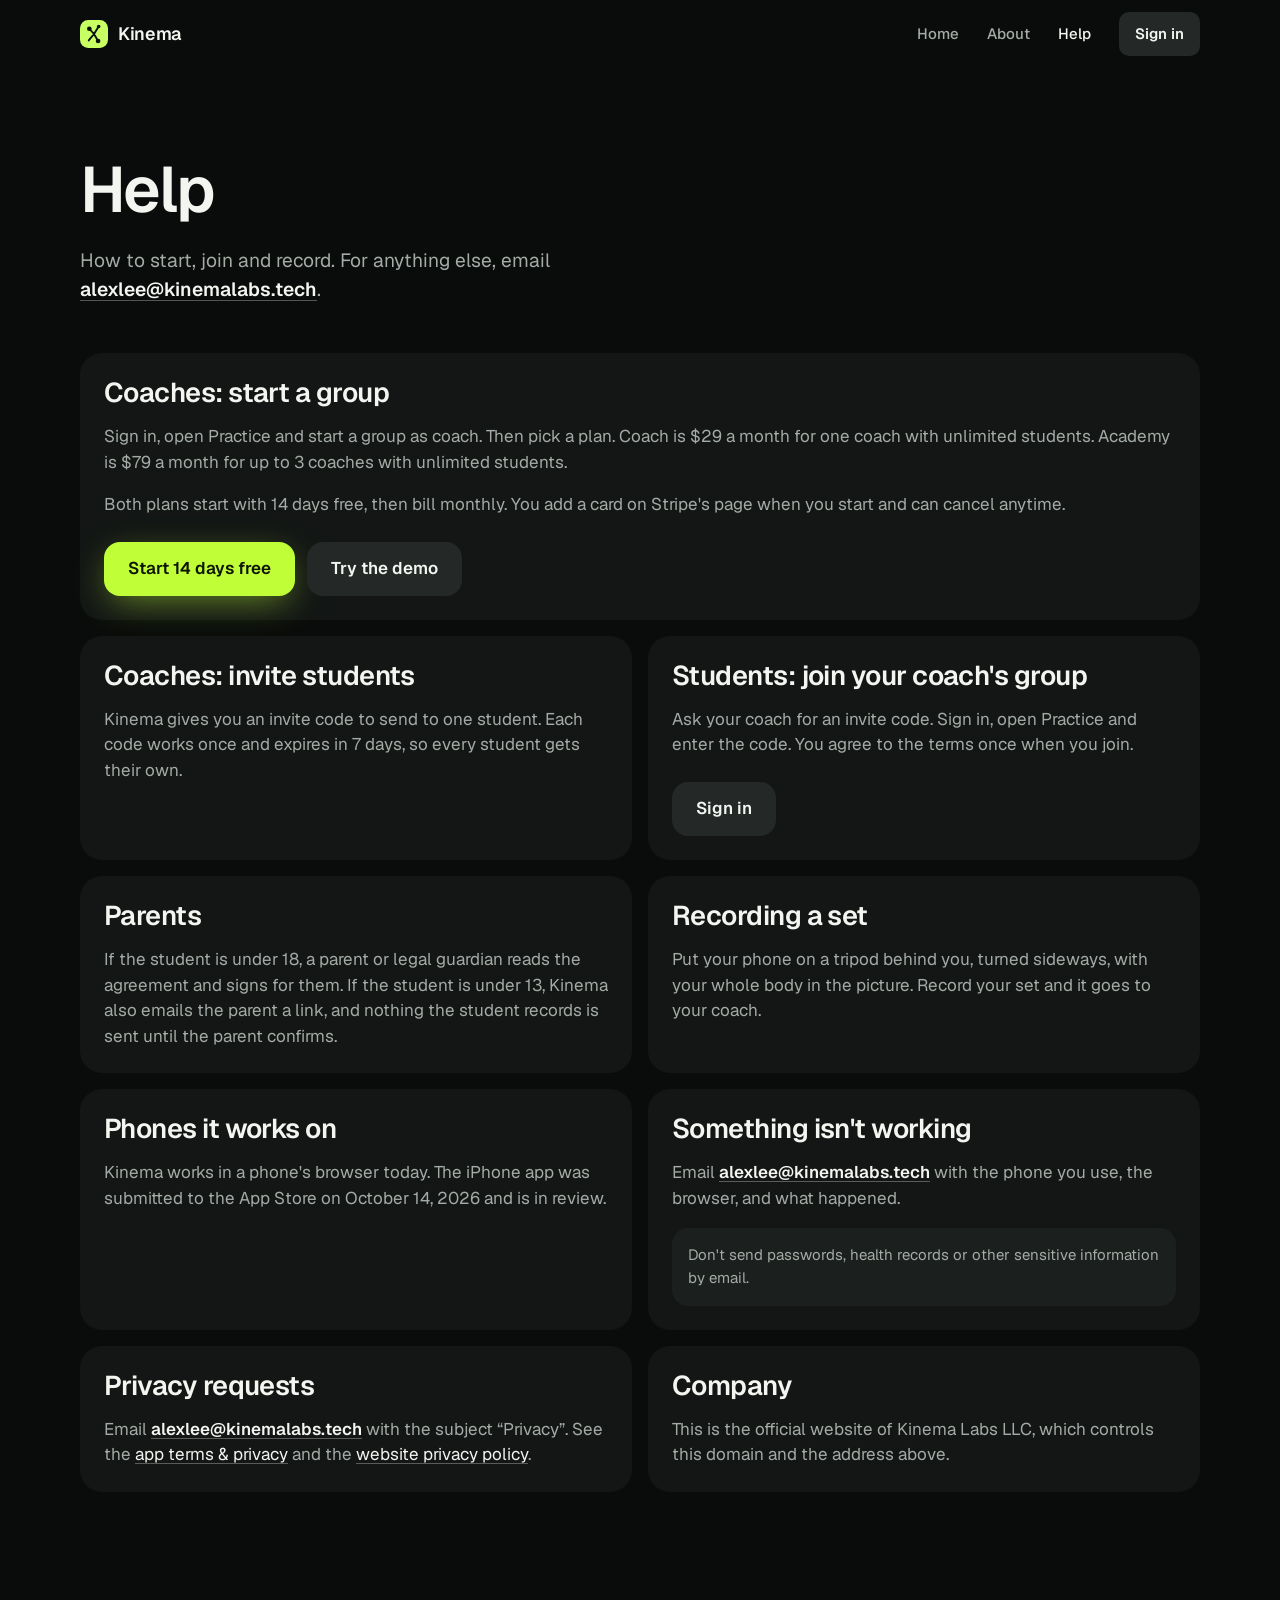
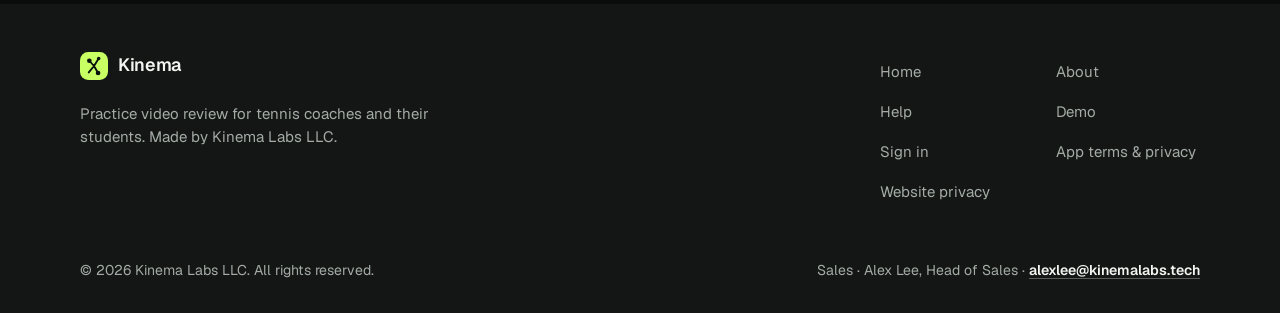
<file: contact.html>
<!doctype html>
<html lang="en">
<head>
  <meta charset="utf-8">
  <meta name="viewport" content="width=device-width, initial-scale=1">
  <title>Kinema help</title>
  <meta name="description" content="How to start a group, join with an invite code and record a set in Kinema, and where to email for help.">
  <meta name="theme-color" content="#0a0c0b">
  <link rel="canonical" href="https://kinemalabs.tech/contact.html">
  <link rel="icon" href="assets/kinema-mark.svg" type="image/svg+xml">
  <link rel="preload" href="assets/fonts/geist.woff2" as="font" type="font/woff2" crossorigin>
  <link rel="stylesheet" href="assets/site.css">
  <script>document.documentElement.classList.add("js")</script>
  <meta property="og:title" content="Kinema help">
  <meta property="og:description" content="How to start a group, join with an invite code and record a set in Kinema, and where to email for help.">
  <meta property="og:type" content="website">
  <meta property="og:url" content="https://kinemalabs.tech/contact.html">
  <meta property="og:image" content="https://kinemalabs.tech/assets/og.png">
</head>
<body>
  <a class="skip-link" href="#main">Skip to content</a>
  <!-- Links marked data-app go to the app. Its address is set once, at the top of assets/site.js. -->
  <header class="site-header">
    <div class="nav-shell">
      <a class="brand" href="./" aria-label="Kinema home">
        <img src="assets/kinema-mark.svg" alt="" width="32" height="32">
        <span>Kinema</span>
      </a>
      <nav class="site-nav" aria-label="Primary navigation"><a href="./">Home</a><a href="about.html">About</a><a href="contact.html" aria-current="page">Help</a><a class="button button-small" href="https://app.kinemalabs.tech/login" data-app="/login">Sign in</a></nav>
    </div>
  </header>

  <main id="main">

    <section class="page-hero">
      <div class="page-hero-inner">
        <h1>Help</h1>
        <p class="lede">How to start, join and record. For anything else, email <a class="address" href="mailto:alexlee@kinemalabs.tech">alexlee@kinemalabs.tech</a>.</p>
      </div>
    </section>

    <section class="section">
      <div class="shell card-grid">

        <article class="card card-wide">
          <h2>Coaches: start a group</h2>
          <p>Sign in, open Practice and start a group as coach. Then pick a plan. Coach is $29 a month for one coach with unlimited students. Academy is $79 a month for up to 3 coaches with unlimited students.</p>
          <p>Both plans start with 14 days free, then bill monthly. You add a card on Stripe's page when you start and can cancel anytime.</p>
          <div class="button-row">
            <a class="button button-primary" href="https://app.kinemalabs.tech/login" data-app="/login">Start 14 days free</a>
            <a class="button" href="https://app.kinemalabs.tech/demo/" data-app="/demo/">Try the demo</a>
          </div>
        </article>

        <article class="card">
          <h2>Coaches: invite students</h2>
          <p>Kinema gives you an invite code to send to one student. Each code works once and expires in 7 days, so every student gets their own.</p>
        </article>

        <article class="card">
          <h2>Students: join your coach's group</h2>
          <p>Ask your coach for an invite code. Sign in, open Practice and enter the code. You agree to the terms once when you join.</p>
          <div class="button-row">
            <a class="button" href="https://app.kinemalabs.tech/login" data-app="/login">Sign in</a>
          </div>
        </article>

        <article class="card">
          <h2>Parents</h2>
          <p>If the student is under 18, a parent or legal guardian reads the agreement and signs for them. If the student is under 13, Kinema also emails the parent a link, and nothing the student records is sent until the parent confirms.</p>
        </article>

        <article class="card">
          <h2>Recording a set</h2>
          <p>Put your phone on a tripod behind you, turned sideways, with your whole body in the picture. Record your set and it goes to your coach.</p>
        </article>

        <article class="card">
          <h2>Phones it works on</h2>
          <p>Kinema works in a phone's browser today. The iPhone app was submitted to the App Store on October 14, 2026 and is in review.</p>
        </article>

        <article class="card" id="email">
          <h2>Something isn't working</h2>
          <p>Email <a class="address" href="mailto:alexlee@kinemalabs.tech?subject=Kinema%20help">alexlee@kinemalabs.tech</a> with the phone you use, the browser, and what happened.</p>
          <p class="notice">Don't send passwords, health records or other sensitive information by email.</p>
        </article>

        <article class="card">
          <h2>Privacy requests</h2>
          <p>Email <a class="address" href="mailto:alexlee@kinemalabs.tech?subject=Privacy">alexlee@kinemalabs.tech</a> with the subject &ldquo;Privacy&rdquo;. See the <a href="app.html">app terms &amp; privacy</a> and the <a href="privacy.html">website privacy policy</a>.</p>
        </article>

        <article class="card">
          <h2>Company</h2>
          <p>This is the official website of Kinema Labs LLC, which controls this domain and the address above.</p>
        </article>

      </div>
    </section>

  </main>

  <footer class="site-footer">
    <div class="footer-inner">
      <div class="footer-top">
        <div>
          <a class="brand" href="./"><img src="assets/kinema-mark.svg" alt="" width="32" height="32"><span>Kinema</span></a>
          <p class="footer-tagline">Practice video review for tennis coaches and their students. Made by Kinema Labs LLC.</p>
        </div>
        <nav class="footer-nav" aria-label="Footer navigation">
          <a href="./">Home</a><a href="about.html">About</a><a href="contact.html">Help</a><a href="https://app.kinemalabs.tech/demo/" data-app="/demo/">Demo</a><a href="https://app.kinemalabs.tech/login" data-app="/login">Sign in</a><a href="app.html">App terms &amp; privacy</a><a href="privacy.html">Website privacy</a>
        </nav>
      </div>
      <div class="footer-bottom">
        <span>&copy; 2026 Kinema Labs LLC. All rights reserved.</span>
        <span>Sales &middot; Alex Lee, Head of Sales &middot; <a class="address" href="mailto:alexlee@kinemalabs.tech">alexlee@kinemalabs.tech</a></span>
      </div>
    </div>
  </footer>
  <script src="assets/site.js" defer></script>
</body>
</html>
</file>
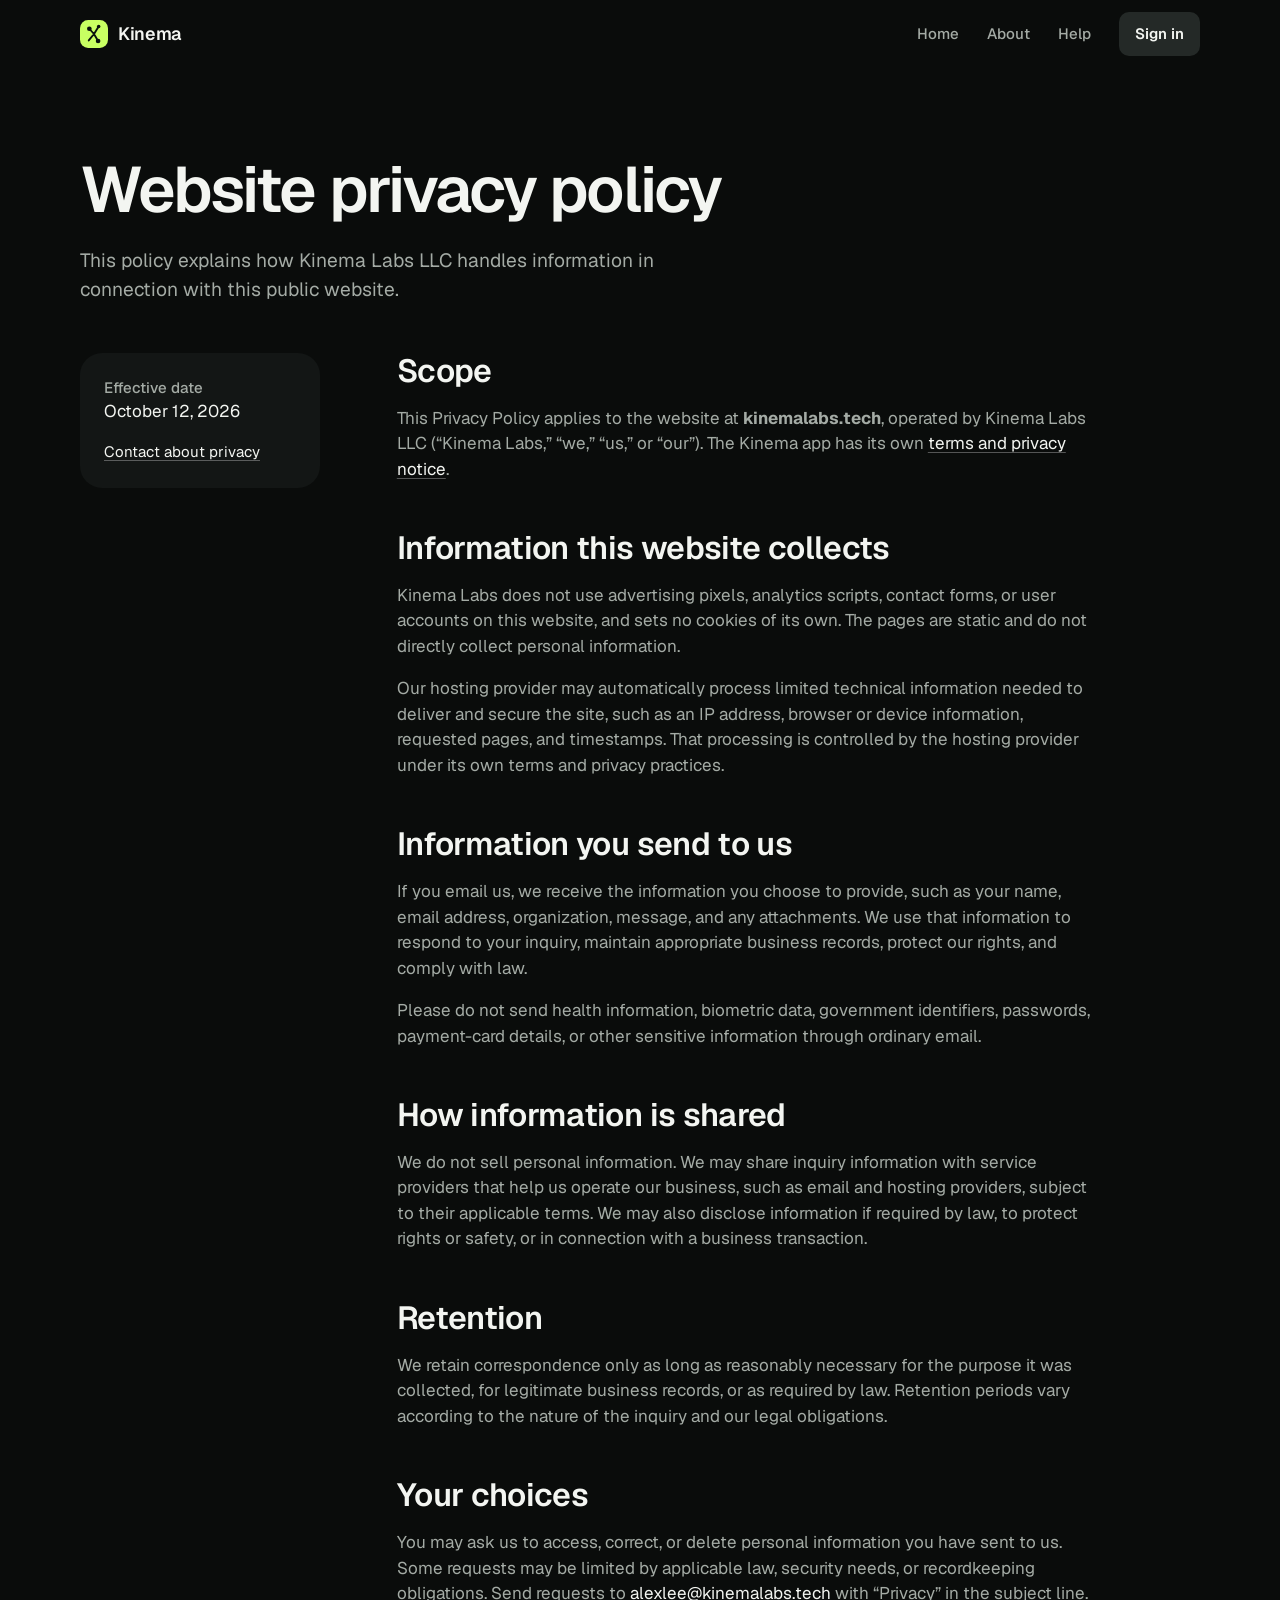
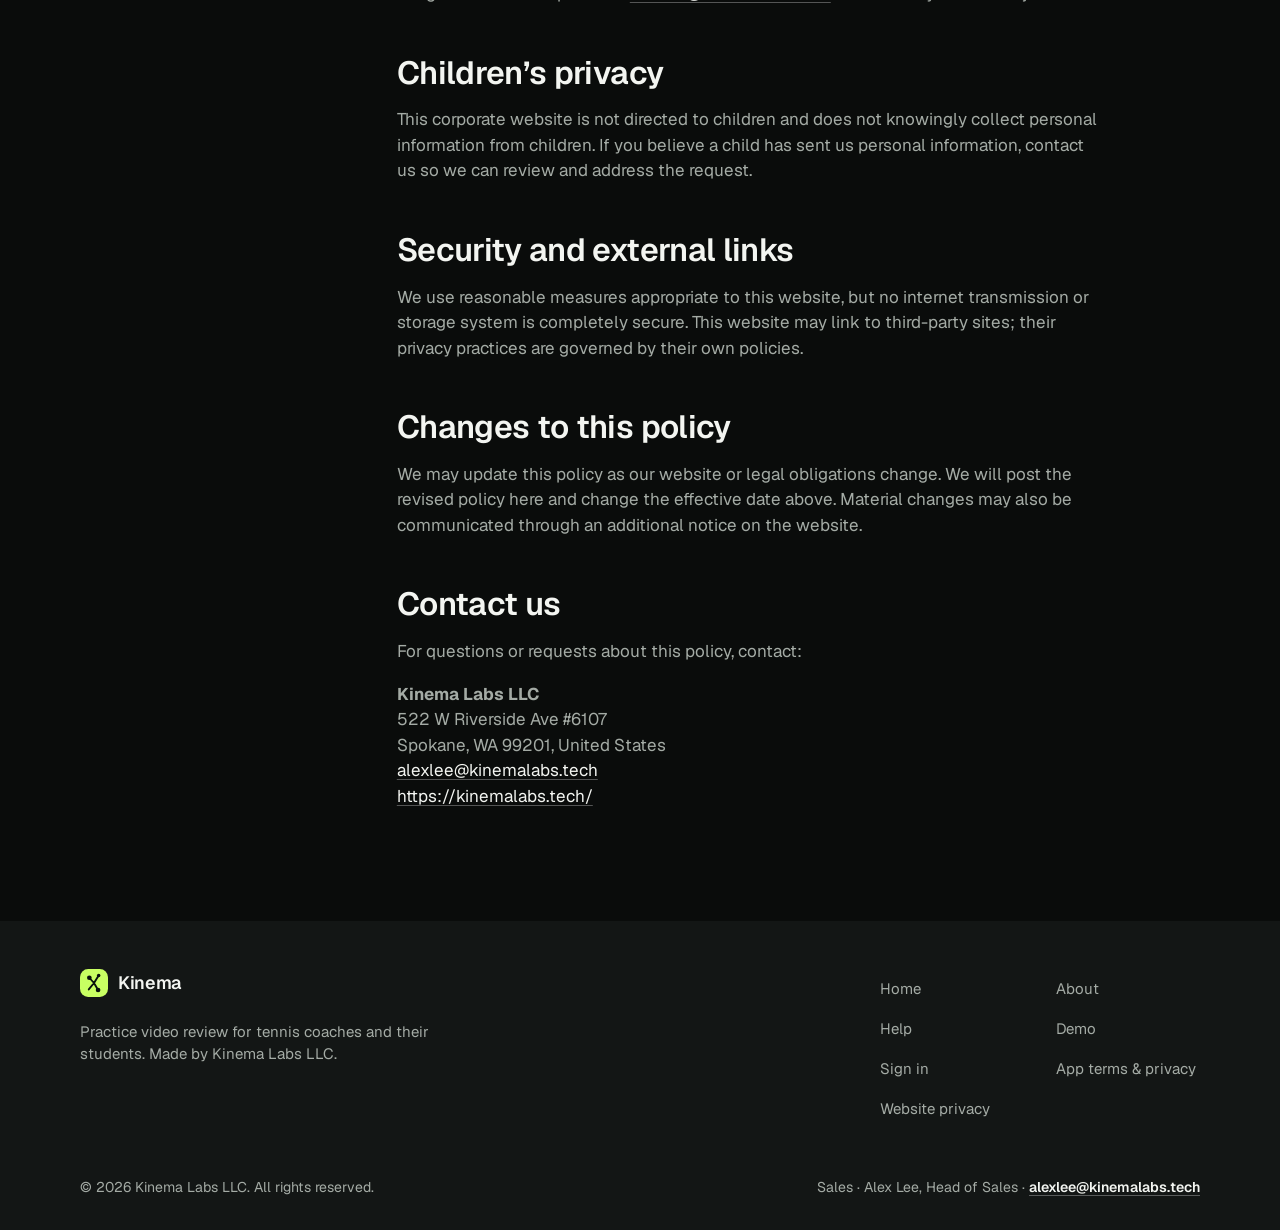
<file: privacy.html>
<!doctype html>
<html lang="en">
<head>
  <meta charset="utf-8">
  <meta name="viewport" content="width=device-width, initial-scale=1">
  <title>Website privacy policy | Kinema</title>
  <meta name="description" content="How Kinema Labs LLC handles information in connection with the kinemalabs.tech website.">
  <meta name="theme-color" content="#0a0c0b">
  <link rel="canonical" href="https://kinemalabs.tech/privacy.html">
  <link rel="icon" href="assets/kinema-mark.svg" type="image/svg+xml">
  <link rel="preload" href="assets/fonts/geist.woff2" as="font" type="font/woff2" crossorigin>
  <link rel="stylesheet" href="assets/site.css">
  <meta property="og:title" content="Website privacy policy | Kinema">
  <meta property="og:description" content="How Kinema Labs LLC handles information in connection with the kinemalabs.tech website.">
  <meta property="og:type" content="website">
  <meta property="og:url" content="https://kinemalabs.tech/privacy.html">
  <meta property="og:image" content="https://kinemalabs.tech/assets/og.png">
</head>
<body>
  <a class="skip-link" href="#main">Skip to content</a>
  <!-- Links marked data-app go to the app. Its address is set once, at the top of assets/site.js. -->
  <header class="site-header">
    <div class="nav-shell">
      <a class="brand" href="./" aria-label="Kinema home">
        <img src="assets/kinema-mark.svg" alt="" width="32" height="32">
        <span>Kinema</span>
      </a>
      <nav class="site-nav" aria-label="Primary navigation"><a href="./">Home</a><a href="about.html">About</a><a href="contact.html">Help</a><a class="button button-small" href="https://app.kinemalabs.tech/login" data-app="/login">Sign in</a></nav>
    </div>
  </header>

  <main id="main">

    <section class="page-hero">
      <div class="page-hero-inner">
        <h1>Website privacy policy</h1>
        <p class="lede">This policy explains how Kinema Labs LLC handles information in connection with this public website.</p>
      </div>
    </section>

    <section class="section">
      <div class="shell policy-layout">
        <aside class="policy-meta" aria-label="Policy details">
          <strong>Effective date</strong>
          <span>October 12, 2026</span>
          <a href="mailto:alexlee@kinemalabs.tech?subject=Privacy%20request">Contact about privacy</a>
        </aside>

        <article class="prose">
          <h2>Scope</h2>
          <p>This Privacy Policy applies to the website at <strong>kinemalabs.tech</strong>, operated by Kinema Labs LLC (“Kinema Labs,” “we,” “us,” or “our”). The Kinema app has its own <a href="app.html">terms and privacy notice</a>.</p>

          <h2>Information this website collects</h2>
          <p>Kinema Labs does not use advertising pixels, analytics scripts, contact forms, or user accounts on this website, and sets no cookies of its own. The pages are static and do not directly collect personal information.</p>
          <p>Our hosting provider may automatically process limited technical information needed to deliver and secure the site, such as an IP address, browser or device information, requested pages, and timestamps. That processing is controlled by the hosting provider under its own terms and privacy practices.</p>

          <h2>Information you send to us</h2>
          <p>If you email us, we receive the information you choose to provide, such as your name, email address, organization, message, and any attachments. We use that information to respond to your inquiry, maintain appropriate business records, protect our rights, and comply with law.</p>
          <p>Please do not send health information, biometric data, government identifiers, passwords, payment-card details, or other sensitive information through ordinary email.</p>

          <h2>How information is shared</h2>
          <p>We do not sell personal information. We may share inquiry information with service providers that help us operate our business, such as email and hosting providers, subject to their applicable terms. We may also disclose information if required by law, to protect rights or safety, or in connection with a business transaction.</p>

          <h2>Retention</h2>
          <p>We retain correspondence only as long as reasonably necessary for the purpose it was collected, for legitimate business records, or as required by law. Retention periods vary according to the nature of the inquiry and our legal obligations.</p>

          <h2>Your choices</h2>
          <p>You may ask us to access, correct, or delete personal information you have sent to us. Some requests may be limited by applicable law, security needs, or recordkeeping obligations. Send requests to <a href="mailto:alexlee@kinemalabs.tech?subject=Privacy%20request">alexlee@kinemalabs.tech</a> with “Privacy” in the subject line.</p>

          <h2>Children’s privacy</h2>
          <p>This corporate website is not directed to children and does not knowingly collect personal information from children. If you believe a child has sent us personal information, contact us so we can review and address the request.</p>

          <h2>Security and external links</h2>
          <p>We use reasonable measures appropriate to this website, but no internet transmission or storage system is completely secure. This website may link to third-party sites; their privacy practices are governed by their own policies.</p>

          <h2>Changes to this policy</h2>
          <p>We may update this policy as our website or legal obligations change. We will post the revised policy here and change the effective date above. Material changes may also be communicated through an additional notice on the website.</p>

          <h2>Contact us</h2>
          <p>For questions or requests about this policy, contact:</p>
          <p><strong>Kinema Labs LLC</strong><br>522 W Riverside Ave #6107<br>Spokane, WA 99201, United States<br><a href="mailto:alexlee@kinemalabs.tech">alexlee@kinemalabs.tech</a><br><a href="https://kinemalabs.tech/">https://kinemalabs.tech/</a></p>
        </article>
      </div>
    </section>

  </main>

  <footer class="site-footer">
    <div class="footer-inner">
      <div class="footer-top">
        <div>
          <a class="brand" href="./"><img src="assets/kinema-mark.svg" alt="" width="32" height="32"><span>Kinema</span></a>
          <p class="footer-tagline">Practice video review for tennis coaches and their students. Made by Kinema Labs LLC.</p>
        </div>
        <nav class="footer-nav" aria-label="Footer navigation">
          <a href="./">Home</a><a href="about.html">About</a><a href="contact.html">Help</a><a href="https://app.kinemalabs.tech/demo/" data-app="/demo/">Demo</a><a href="https://app.kinemalabs.tech/login" data-app="/login">Sign in</a><a href="app.html">App terms &amp; privacy</a><a href="privacy.html">Website privacy</a>
        </nav>
      </div>
      <div class="footer-bottom">
        <span>&copy; 2026 Kinema Labs LLC. All rights reserved.</span>
        <span>Sales &middot; Alex Lee, Head of Sales &middot; <a class="address" href="mailto:alexlee@kinemalabs.tech">alexlee@kinemalabs.tech</a></span>
      </div>
    </div>
  </footer>
  <script src="assets/site.js" defer></script>
</body>
</html>
</file>
<file: assets/site.css>
@font-face {
  font-family: "Geist";
  src: url("fonts/geist.woff2") format("woff2");
  font-weight: 400 700;
  font-display: swap;
}

@font-face {
  font-family: "Geist Mono";
  src: url("fonts/geist-mono.woff2") format("woff2");
  font-weight: 400 500;
  font-display: swap;
}

/*
 * One look with the app. Colours, corners and spacing are the app's own values (web/src/theme/tokens.css in the
 * KinemaLabs repo): flat surfaces that get lighter as they rise, no outlines, lime and its glow only on the one main
 * action. Titles are big, bright and weight 600. No small grey capitals anywhere.
 *
 * Buttons come in the app's shapes: big (54px tall, 16px corners) and small (44px tall, 10px corners).
 */
:root {
  color-scheme: dark;
  --bg: rgb(10 12 11);
  --panel: rgb(19 22 21);
  --raised: rgb(27 31 29);
  --floating: rgb(36 41 39);
  --ink: rgb(243 245 241);
  --muted: rgb(164 171 165);
  --lime: rgb(192 255 56);
  --on-lime: rgb(15 21 3);
  --danger: rgb(255 90 79);
  --separator: rgb(255 255 255 / 0.08);
  --bloom: 0 10px 36px -8px rgb(192 255 56 / 0.55);
  /* Corners: chips 8, small buttons 10, big buttons 16, cards 22. */
  --r-chip: 8px;
  --r-control: 10px;
  --r-button: 16px;
  --r-card: 22px;
  /* Space: 4, 8, 12, 16, 24, 32, 48. */
  --s1: 4px;
  --s2: 8px;
  --s3: 12px;
  --s4: 16px;
  --s5: 24px;
  --s6: 32px;
  --s7: 48px;
  --gutter: 20px;
  --content: 1120px;
  --section: clamp(64px, 9vw, 112px);
  --ease: cubic-bezier(0.2, 0.8, 0.2, 1);
  --sans: "Geist", system-ui, -apple-system, BlinkMacSystemFont, "SF Pro Text", "Segoe UI", Roboto, sans-serif;
}

* {
  box-sizing: border-box;
}

html {
  scroll-behavior: smooth;
  -webkit-text-size-adjust: 100%;
}

body {
  margin: 0;
  color: var(--ink);
  background: var(--bg);
  font-family: var(--sans);
  font-size: 17px;
  line-height: 1.5;
  -webkit-font-smoothing: antialiased;
  -webkit-tap-highlight-color: transparent;
}

img,
svg,
video {
  display: block;
  max-width: 100%;
}

a {
  color: inherit;
  text-decoration-color: rgb(255 255 255 / 0.3);
  text-underline-offset: 0.2em;
}

:focus-visible {
  outline: 2px solid var(--lime);
  outline-offset: 3px;
}

h1,
h2,
h3,
p {
  margin-top: 0;
}

h1,
h2 {
  font-weight: 600;
  letter-spacing: -0.03em;
  line-height: 1.05;
  text-wrap: balance;
}

h1 {
  margin-bottom: var(--s5);
  font-size: clamp(2.6rem, 6vw, 4.9rem);
}

h2 {
  margin-bottom: var(--s4);
  font-size: clamp(1.9rem, 3.8vw, 2.9rem);
}

h3 {
  margin-bottom: var(--s2);
  font-size: 1.25rem;
  font-weight: 600;
  letter-spacing: -0.015em;
  line-height: 1.25;
}

p:last-child {
  margin-bottom: 0;
}

.shell,
.nav-shell,
.page-hero-inner,
.footer-inner {
  width: min(calc(100% - 2 * var(--gutter)), var(--content));
  margin: 0 auto;
}

.skip-link {
  position: fixed;
  z-index: 100;
  top: var(--s4);
  left: var(--s4);
  padding: var(--s3) var(--s4);
  color: var(--on-lime);
  background: var(--lime);
  border-radius: var(--r-control);
  font-weight: 600;
  transform: translateY(-300%);
}

.skip-link:focus {
  transform: none;
}

.lede {
  max-width: 36rem;
  margin-bottom: var(--s6);
  color: var(--muted);
  font-size: clamp(1.06rem, 1.6vw, 1.2rem);
}

/* An email address shown as text that can be selected and copied, as well as tapped. */
.address {
  color: var(--ink);
  font-weight: 600;
  overflow-wrap: anywhere;
  -webkit-user-select: all;
  user-select: all;
}

/* Header */

.site-header {
  position: sticky;
  z-index: 20;
  top: 0;
  background: var(--bg);
}

.nav-shell {
  display: flex;
  min-height: 68px;
  align-items: center;
  justify-content: space-between;
  gap: var(--s4);
}

.brand {
  display: inline-flex;
  align-items: center;
  gap: 10px;
  color: var(--ink);
  font-size: 1.12rem;
  font-weight: 600;
  letter-spacing: -0.02em;
  text-decoration: none;
}

.brand img {
  width: 28px;
  height: 28px;
}

.site-nav {
  display: flex;
  align-items: center;
  gap: clamp(16px, 2.5vw, 28px);
}

.site-nav a:not(.button) {
  display: inline-flex;
  min-height: 44px;
  align-items: center;
  color: var(--muted);
  font-size: 0.94rem;
  font-weight: 500;
  text-decoration: none;
  transition: color 160ms ease;
}

.site-nav a[aria-current="page"] {
  color: var(--ink);
}

/* Buttons: big by default (54px tall, 16px corners), .button-small is 44px tall with 10px corners. Grey unless it is
   the main action; the lime one is the only thing on a page that glows. */

.button-row {
  display: flex;
  flex-wrap: wrap;
  gap: var(--s3);
}

.button {
  display: inline-flex;
  height: 54px;
  padding: 0 var(--s5);
  align-items: center;
  justify-content: center;
  border: 0;
  border-radius: var(--r-button);
  color: var(--ink);
  background: var(--floating);
  font: inherit;
  font-size: 17px;
  font-weight: 600;
  white-space: nowrap;
  text-decoration: none;
  cursor: pointer;
  -webkit-user-select: none;
  user-select: none;
  touch-action: manipulation;
  transition: transform 160ms var(--ease), background-color 160ms ease, box-shadow 160ms ease;
}

.button:active {
  transform: scale(0.97);
}

.button-primary {
  color: var(--on-lime);
  background: var(--lime);
  box-shadow: var(--bloom);
}

.button-small {
  height: 44px;
  padding: 0 var(--s4);
  border-radius: var(--r-control);
  font-size: 15px;
}

@media (hover: hover) {
  a:hover {
    text-decoration-color: var(--lime);
  }

  .site-nav a:not(.button):hover,
  .footer-nav a:hover {
    color: var(--ink);
  }

  .button:hover {
    background: rgb(44 50 47);
  }

  .button-primary:hover {
    background: rgb(206 255 96);
  }
}

/* Hero */

.hero {
  padding: clamp(40px, 8vw, 96px) 0 var(--section);
}

.hero-grid {
  display: grid;
  grid-template-columns: minmax(0, 1fr) minmax(0, 1fr);
  gap: clamp(2.5rem, 6vw, 5rem);
  align-items: center;
}

.hero h1 {
  max-width: 11ch;
}

.swap {
  display: inline-block;
  color: var(--lime);
  white-space: nowrap;
  vertical-align: bottom;
  transition: width 400ms var(--ease);
}

.swap .ch {
  display: inline-block;
  white-space: pre;
}

.swap .in {
  animation: letter-in 0.6s var(--ease) both;
}

.swap .out {
  animation: letter-out 0.3s cubic-bezier(0.4, 0, 1, 1) both;
}

@keyframes letter-in {
  from { opacity: 0; filter: blur(8px); transform: perspective(300px) translateY(0.45em) rotateX(-80deg); }
  to { opacity: 1; filter: blur(0); transform: none; }
}

@keyframes letter-out {
  from { opacity: 1; filter: blur(0); transform: none; }
  to { opacity: 0; filter: blur(8px); transform: perspective(300px) translateY(-0.45em) rotateX(80deg); }
}

.hero-note {
  max-width: 34rem;
  margin-top: var(--s4);
  color: var(--muted);
  font-size: 0.94rem;
}

/* Hero canvas: the court illustration (assets/court.js). The canvas rule is unchanged from before the restyle. */

.court {
  margin: 0;
}

.court canvas {
  display: block;
  width: 100%;
  aspect-ratio: 600 / 480;
  border: 1px solid rgba(236, 240, 232, 0.09);
  border-radius: 14px;
  background: #0a0b0a;
}

.court figcaption {
  display: flex;
  margin-top: var(--s3);
  justify-content: center;
  gap: var(--s5);
  color: var(--muted);
  font-size: 0.94rem;
  font-weight: 500;
}

/* The worked example: a coach talks, Kinema writes one message. */

.live-section {
  display: grid;
  grid-template-columns: minmax(0, 0.9fr) minmax(0, 1.1fr);
  gap: clamp(2.5rem, 6vw, 5rem);
  align-items: center;
}

.live {
  position: relative;
  overflow: hidden;
  border-radius: var(--r-card);
  background: var(--panel);
}

.live-bar {
  display: flex;
  padding: var(--s4) var(--s4) 0;
  align-items: center;
  justify-content: space-between;
  gap: var(--s4);
  font-size: 0.94rem;
  font-weight: 600;
}

.live-rec {
  display: inline-flex;
  align-items: center;
  gap: var(--s2);
  color: var(--muted);
  font-weight: 500;
  font-variant-numeric: tabular-nums;
  transition: color 200ms ease;
}

.live-rec::before {
  width: 8px;
  height: 8px;
  border-radius: 50%;
  background: currentColor;
  content: "";
}

.live[data-stage="talk"] .live-rec {
  color: var(--danger);
}

.live-body {
  display: grid;
  min-height: 35rem;
  padding: var(--s4);
  gap: var(--s3);
  align-content: start;
}

.live-thumb {
  width: 100%;
  height: auto;
  aspect-ratio: 16 / 9;
  object-fit: cover;
  border-radius: var(--r-button);
}

.live-voice {
  display: flex;
  padding: var(--s3) var(--s4);
  align-items: center;
  gap: var(--s3);
  border-radius: var(--r-button);
  background: var(--raised);
}

.live-mic {
  display: grid;
  width: 36px;
  height: 36px;
  flex: none;
  place-items: center;
  border-radius: 50%;
  color: var(--on-lime);
  background: var(--lime);
}

.live-mic svg {
  width: 16px;
  height: 16px;
}

.live-wave {
  display: flex;
  height: 26px;
  flex: 1;
  align-items: center;
  gap: 3px;
  overflow: hidden;
}

.live-wave i {
  width: 3px;
  height: 18%;
  flex: none;
  border-radius: 2px;
  background: var(--muted);
  transition: height 120ms ease, background-color 200ms ease;
}

.live[data-stage="talk"] .live-wave i {
  background: var(--lime);
}

.live-said {
  min-height: 1.5rem;
  color: var(--ink);
}

.cursor {
  display: inline-block;
  width: 0.5em;
  height: 1.05em;
  margin-left: 2px;
  vertical-align: -0.15em;
  background: var(--lime);
  animation: blink 1s steps(1) infinite;
}

@keyframes blink {
  50% { opacity: 0; }
}

.live-status {
  display: flex;
  min-height: 1.4rem;
  align-items: center;
  gap: var(--s2);
  color: var(--muted);
  font-size: 0.94rem;
}

.spin {
  width: 14px;
  height: 14px;
  border: 2px solid rgb(255 255 255 / 0.16);
  border-top-color: var(--lime);
  border-radius: 50%;
  animation: spin 0.8s linear infinite;
}

@keyframes spin {
  to { transform: rotate(360deg); }
}

.note {
  padding: var(--s4);
  border-radius: var(--r-button);
  background: var(--raised);
  opacity: 0;
  transform: translateY(10px);
  transition: opacity 450ms var(--ease), transform 450ms var(--ease);
}

.note.show {
  opacity: 1;
  transform: none;
}

.note-head {
  display: flex;
  margin-bottom: var(--s2);
  align-items: center;
  justify-content: space-between;
  gap: var(--s2);
  font-size: 0.94rem;
  font-weight: 600;
}

.note-head .swings {
  color: var(--muted);
  font-weight: 500;
}

.note p {
  font-size: 1rem;
  line-height: 1.45;
}

.note-swings {
  display: flex;
  margin-top: var(--s3);
  gap: var(--s2);
}

.note-swings span {
  padding: 6px var(--s3);
  border-radius: var(--r-chip);
  background: var(--floating);
  font-size: 0.88rem;
  font-weight: 500;
}

.note p.rewrite {
  animation: rewrite 600ms var(--ease);
}

@keyframes rewrite {
  from { opacity: 0.15; filter: blur(3px); }
}

/* The example's Send button: the app's big shape. Once sent it is plain text with a lime check. */
.live-send {
  display: flex;
  height: 54px;
  align-items: center;
  justify-content: center;
  gap: var(--s2);
  border-radius: var(--r-button);
  color: var(--on-lime);
  background: var(--lime);
  font-weight: 600;
  opacity: 0;
  transform: translateY(8px);
  transition: opacity 400ms var(--ease), transform 400ms var(--ease), background-color 300ms ease, color 300ms ease;
}

.live-send.show {
  opacity: 1;
  transform: none;
}

.live-send.sent {
  color: var(--ink);
  background: var(--raised);
}

.live-send.sent::after {
  color: var(--lime);
  content: "\2713";
}

.live-foot {
  display: flex;
  padding: 0 var(--s4) var(--s4);
  align-items: center;
  justify-content: space-between;
  gap: var(--s4);
  color: var(--muted);
  font-size: 0.94rem;
}

/* Sections: real space between them, no rules. */

.section {
  padding: 0 0 var(--section);
}

.section-intro {
  display: grid;
  margin-bottom: var(--s7);
  grid-template-columns: minmax(0, 1.2fr) minmax(0, 0.8fr);
  gap: var(--s4) var(--s6);
  align-items: end;
}

.section-intro h2 {
  margin-bottom: 0;
}

.section-intro > p {
  color: var(--muted);
}

/* Demo video */

.demo h2 {
  max-width: 20ch;
}

.demo-frame {
  position: relative;
  width: 100%;
  aspect-ratio: 16 / 9;
  overflow: hidden;
  border-radius: var(--r-card);
  background: #000;
}

.demo-frame video {
  position: absolute;
  inset: 0;
  width: 100%;
  height: 100%;
  border: 0;
}

/* Steps */

.steps {
  display: grid;
  margin: 0;
  padding: 0;
  grid-template-columns: repeat(4, minmax(0, 1fr));
  gap: var(--s4);
  list-style: none;
}

.step {
  display: flex;
  padding: var(--s5);
  flex-direction: column;
  gap: var(--s4);
  border-radius: var(--r-card);
  background: var(--panel);
}

.step-num {
  color: var(--muted);
  font-size: 0.94rem;
  font-weight: 500;
}

.step p {
  color: var(--muted);
}

.phone {
  margin: auto 0 0;
  overflow: hidden;
  border-radius: var(--r-button);
  background: #000;
}

.phone img {
  width: 100%;
  height: auto;
}

/* Plans */

.plans {
  display: grid;
  grid-template-columns: repeat(2, minmax(0, 1fr));
  gap: var(--s4);
}

.plan {
  padding: var(--s5);
  border-radius: var(--r-card);
  background: var(--panel);
}

.plan h3 {
  margin-bottom: var(--s3);
  color: var(--muted);
  font-size: 1.06rem;
  font-weight: 500;
  letter-spacing: 0;
}

.plan-price {
  margin-bottom: var(--s2);
  font-size: clamp(1.6rem, 3vw, 2.1rem);
  font-weight: 600;
  letter-spacing: -0.025em;
  line-height: 1.1;
}

.plan p:last-child {
  color: var(--muted);
}

.plans-start {
  display: flex;
  margin-top: var(--s6);
  align-items: center;
  justify-content: space-between;
  gap: var(--s5) var(--s6);
  flex-wrap: wrap;
}

.plans-start p {
  max-width: 34rem;
  margin: 0;
  color: var(--muted);
}

/* Questions */

.faq {
  display: grid;
  grid-template-columns: minmax(0, 0.8fr) minmax(0, 1.2fr);
  gap: var(--s6) clamp(2rem, 6vw, 5rem);
  align-items: start;
}

.faq h2 {
  margin-bottom: 0;
}

.faq-list {
  padding: 0 var(--s5);
  border-radius: var(--r-card);
  background: var(--panel);
}

.faq-list details + details {
  border-top: 1px solid var(--separator);
}

.faq-list summary {
  display: flex;
  min-height: 60px;
  padding: var(--s4) 0;
  align-items: center;
  justify-content: space-between;
  gap: var(--s4);
  cursor: pointer;
  list-style: none;
  font-weight: 600;
}

.faq-list summary::-webkit-details-marker {
  display: none;
}

.faq-list summary::after {
  flex: none;
  color: var(--muted);
  font-size: 1.4rem;
  font-weight: 400;
  line-height: 1;
  content: "+";
  transition: transform 220ms var(--ease);
}

.faq-list details[open] summary::after {
  transform: rotate(45deg);
}

.faq-list details p {
  max-width: 38rem;
  padding-bottom: var(--s5);
  color: var(--muted);
  animation: question-in 0.2s ease-out;
}

.faq-list details p a {
  color: var(--ink);
}

@keyframes question-in {
  from { opacity: 0; transform: translateY(6px); }
  to { opacity: 1; transform: none; }
}

/* Inner pages */

.page-hero {
  padding: clamp(40px, 8vw, 88px) 0 var(--s7);
}

.page-hero h1 {
  max-width: 18ch;
  font-size: clamp(2.4rem, 5.4vw, 4rem);
}

.page-hero .lede {
  margin-bottom: 0;
}

.page-hero .lede a {
  color: var(--ink);
}

/* A plain card: the surface one step above the page. */
.card {
  padding: var(--s5);
  border-radius: var(--r-card);
  background: var(--panel);
}

.card h2 {
  font-size: clamp(1.4rem, 2.4vw, 1.7rem);
  letter-spacing: -0.02em;
  line-height: 1.15;
}

.card p {
  color: var(--muted);
}

.card p a {
  color: var(--ink);
}

.card .button-row {
  margin-top: var(--s5);
}

.card-grid {
  display: grid;
  grid-template-columns: repeat(2, minmax(0, 1fr));
  gap: var(--s4);
}

.card-wide {
  grid-column: 1 / -1;
}

.notice {
  margin-top: var(--s4);
  padding: var(--s4);
  border-radius: var(--r-button);
  background: var(--raised);
  font-size: 0.94rem;
}

.split-section {
  display: grid;
  grid-template-columns: minmax(0, 0.8fr) minmax(0, 1.2fr);
  gap: var(--s5) clamp(2rem, 6vw, 5rem);
  align-items: start;
}

.split-section > h2 {
  margin-bottom: 0;
}

.prose {
  max-width: 44rem;
}

.prose h2 {
  margin-top: var(--s7);
  font-size: clamp(1.5rem, 2.6vw, 2rem);
  letter-spacing: -0.02em;
  line-height: 1.15;
}

.prose h2:first-child {
  margin-top: 0;
}

.prose h3 {
  margin-top: var(--s6);
}

.prose p,
.prose li {
  color: var(--muted);
}

.prose a {
  color: var(--ink);
}

.roadmap {
  display: grid;
  grid-template-columns: repeat(4, minmax(0, 1fr));
  gap: var(--s4);
}

.roadmap-card {
  padding: var(--s5);
  border-radius: var(--r-card);
  background: var(--panel);
}

.roadmap-card .tag {
  display: block;
  margin-bottom: var(--s6);
  color: var(--muted);
  font-size: 0.94rem;
  font-weight: 500;
}

.roadmap-card.current .tag {
  color: var(--lime);
}

.roadmap-card p {
  color: var(--muted);
}

.identity-panel {
  display: grid;
  grid-template-columns: minmax(0, 0.8fr) minmax(0, 1.2fr);
  gap: var(--s5) clamp(2rem, 6vw, 5rem);
  align-items: start;
}

.identity-panel h2 {
  margin-bottom: 0;
}

.identity-details {
  margin: 0;
  padding: 0 var(--s5);
  border-radius: var(--r-card);
  background: var(--panel);
}

.identity-details div {
  display: grid;
  padding: var(--s4) 0;
  grid-template-columns: 6.5rem minmax(0, 1fr);
  gap: var(--s4);
}

.identity-details div + div {
  border-top: 1px solid var(--separator);
}

.identity-details dt {
  color: var(--muted);
}

.identity-details dd {
  margin: 0;
}

.policy-layout {
  display: grid;
  grid-template-columns: 15rem minmax(0, 44rem);
  gap: var(--s6) clamp(2rem, 6vw, 5rem);
  align-items: start;
}

.policy-meta {
  position: sticky;
  top: 88px;
  padding: var(--s5);
  border-radius: var(--r-card);
  background: var(--panel);
}

.policy-meta strong,
.policy-meta span {
  display: block;
}

.policy-meta strong {
  color: var(--muted);
  font-size: 0.94rem;
  font-weight: 500;
}

.policy-meta a {
  display: inline-block;
  margin-top: var(--s4);
  font-size: 0.94rem;
}

/* Footer */

.site-footer {
  background: var(--panel);
}

.footer-inner {
  padding: var(--s7) 0 var(--s6);
}

.footer-top {
  display: flex;
  padding-bottom: var(--s7);
  justify-content: space-between;
  gap: var(--s6);
}

.footer-tagline {
  max-width: 22rem;
  margin-top: var(--s4);
  color: var(--muted);
  font-size: 0.94rem;
}

.footer-nav {
  display: grid;
  grid-template-columns: repeat(2, minmax(9rem, auto));
  gap: 0 var(--s6);
  align-content: start;
}

.footer-nav a {
  display: inline-flex;
  min-height: 40px;
  align-items: center;
  color: var(--muted);
  font-size: 0.94rem;
  text-decoration: none;
}

.footer-bottom {
  display: flex;
  justify-content: space-between;
  gap: var(--s2) var(--s5);
  flex-wrap: wrap;
  color: var(--muted);
  font-size: 0.88rem;
}

/* 404 */

.error-page {
  display: grid;
  min-height: 100vh;
  min-height: 100dvh;
  place-items: center;
  padding: var(--s6) var(--gutter);
}

.error-card {
  max-width: 30rem;
  text-align: center;
}

.error-card .brand {
  margin-bottom: var(--s7);
}

.error-card h1 {
  font-size: clamp(2.2rem, 6vw, 3.2rem);
}

.error-card p {
  margin-bottom: var(--s6);
  color: var(--muted);
}


/* Small screens */

@media (max-width: 1000px) {
  .steps,
  .roadmap {
    grid-template-columns: repeat(2, minmax(0, 1fr));
  }
}

@media (max-width: 900px) {
  .hero-grid,
  .live-section,
  .section-intro,
  .split-section,
  .identity-panel,
  .faq,
  .policy-layout {
    grid-template-columns: minmax(0, 1fr);
  }

  .policy-meta {
    position: static;
  }
}

@media (max-width: 640px) {
  /* The mark goes home, so the Home link gives its room to Sign in. */
  .site-nav a[href="./"] {
    display: none;
  }

  .site-nav {
    gap: var(--s4);
  }

  /* On a phone the big buttons run the full width, one under the other, as in the app. */
  .button-row {
    flex-direction: column;
  }

  .button-row .button {
    width: 100%;
  }

  .plans-start {
    flex-direction: column;
    align-items: stretch;
  }

  .steps,
  .roadmap,
  .plans,
  .card-grid {
    grid-template-columns: minmax(0, 1fr);
  }

  .step .phone {
    width: min(100%, 16rem);
    margin-top: 0;
  }

  .court figcaption {
    gap: var(--s4);
  }

  .footer-top {
    flex-direction: column;
  }

  /* Label above value, so a long address stays on one line. */
  .identity-details div {
    grid-template-columns: minmax(0, 1fr);
    gap: 2px;
  }

  .live-body {
    min-height: 31rem;
  }
}

@media (prefers-reduced-motion: reduce) {
  *,
  *::before,
  *::after {
    animation: none !important;
    transition: none !important;
    scroll-behavior: auto !important;
  }
}
</file>
